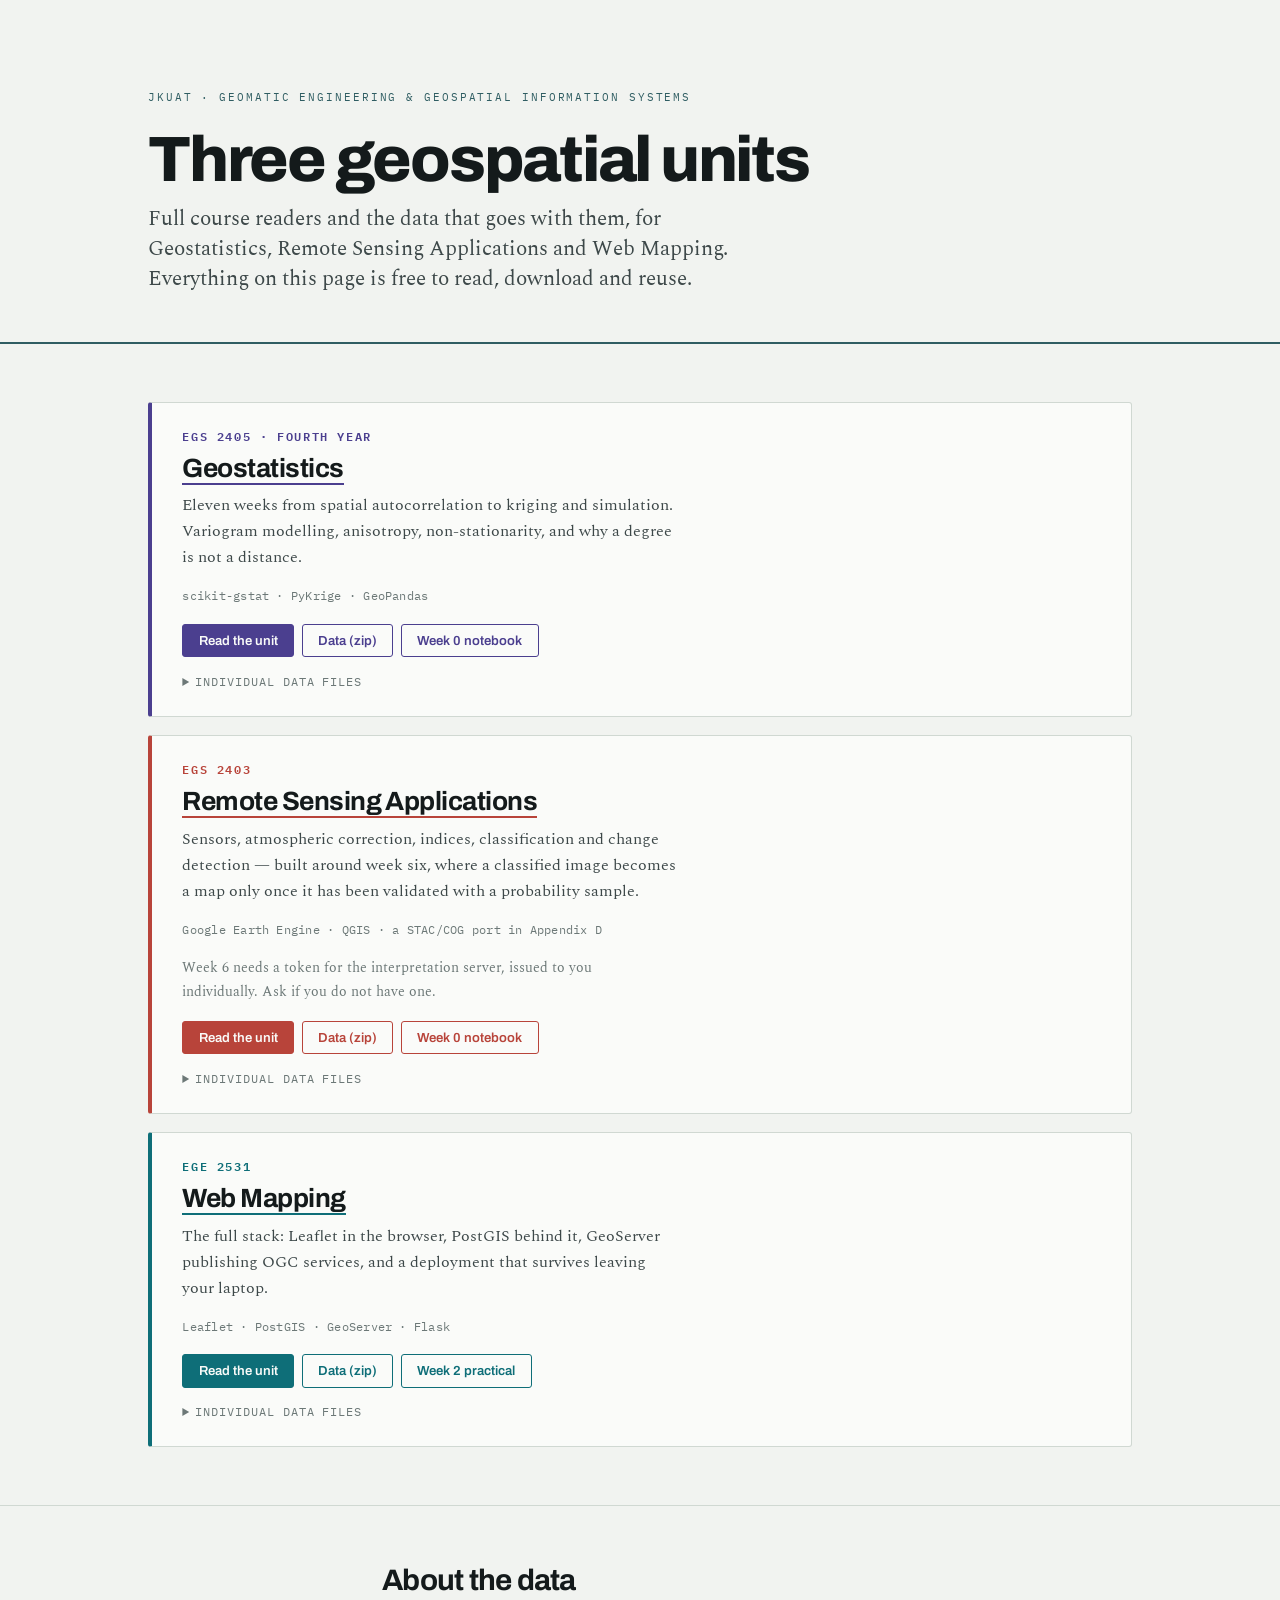
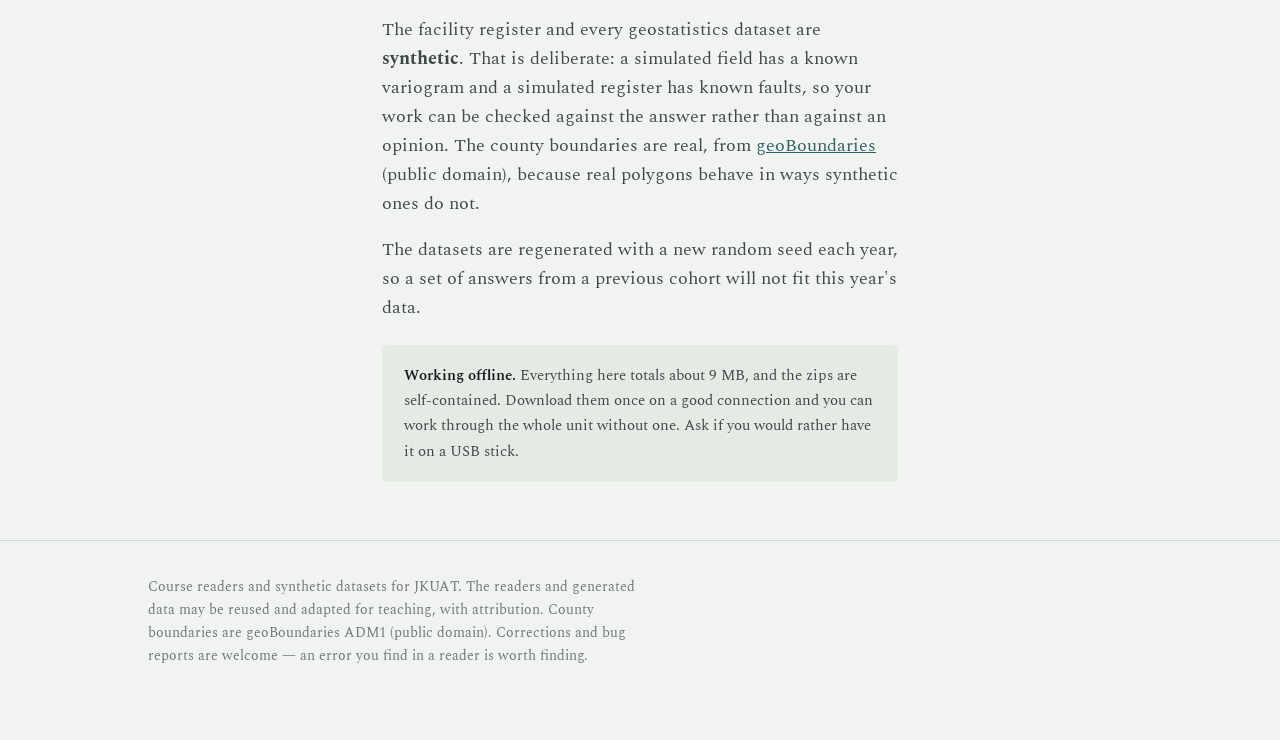
<file: index.html>
<!doctype html>
<html lang="en">
<head>
<meta charset="utf-8">
<meta name="viewport" content="width=device-width,initial-scale=1">
<title>JKUAT Geospatial Units</title>
<meta name="description" content="Course readers and data for EGS 2405 Geostatistics, EGS 2403 Remote Sensing Applications and EGE 2531 Web Mapping.">
<link rel="stylesheet" href="https://fonts.googleapis.com/css2?family=Archivo:wght@500;600;700;800&family=Spectral:ital,wght@0,400;0,500;0,600;1,400;1,600&family=IBM+Plex+Mono:wght@400;500;600&display=swap">
<style>
:root{
  --paper:#F1F3F0; --surface:#FAFBF9; --surface2:#E6EAE5;
  --ink:#141A1B; --ink2:#3D4849; --ink3:#6C7877;
  --rule:#D0D8D2; --rule-soft:#E1E6E1;
  --accent:#2F5D62;
  --geo:#4B3F8F; --geo-wash:#EAE7F5;
  --web:#0E6E78; --web-wash:#E0EFF1;
  --rs:#B8443A;  --rs-wash:#F6E7E4;
  --code-bg:#EEF0EC;
}
@media (prefers-color-scheme:dark){
  :root:not([data-theme="light"]){
    --paper:#0E1213; --surface:#151A1B; --surface2:#1D2425;
    --ink:#E6EBE8; --ink2:#B3BEBB; --ink3:#7C8A87;
    --rule:#293233; --rule-soft:#202829;
    --accent:#7FB3B8;
    --geo:#9C91E2; --geo-wash:#1F1F38;
    --web:#5FB3BE; --web-wash:#12262A;
    --rs:#E8877C;  --rs-wash:#31201E;
    --code-bg:#191F20;
  }
}
:root[data-theme="dark"]{
  --paper:#0E1213; --surface:#151A1B; --surface2:#1D2425;
  --ink:#E6EBE8; --ink2:#B3BEBB; --ink3:#7C8A87;
  --rule:#293233; --rule-soft:#202829;
  --accent:#7FB3B8;
  --geo:#9C91E2; --geo-wash:#1F1F38;
  --web:#5FB3BE; --web-wash:#12262A;
  --rs:#E8877C;  --rs-wash:#31201E;
  --code-bg:#191F20;
}
*{box-sizing:border-box}
body{background:var(--paper);color:var(--ink);margin:0;
  font-family:"Spectral",Georgia,serif;font-size:17.5px;line-height:1.66;-webkit-font-smoothing:antialiased}
h1,h2,h3,.ui{font-family:"Archivo","Helvetica Neue",Arial,sans-serif;text-wrap:balance}
code,kbd,.mono{font-family:"IBM Plex Mono",ui-monospace,Menlo,monospace}
a{color:var(--accent)}
:focus-visible{outline:2px solid var(--accent);outline-offset:3px}
.wrap{max-width:1080px;margin:0 auto;padding:0 clamp(1.1rem,4vw,3rem)}
.col{max-width:68ch}

.mast{padding:clamp(3rem,7vw,5.5rem) 0 clamp(2rem,4vw,3rem);border-bottom:2px solid var(--accent)}
.kicker{font-family:"IBM Plex Mono",monospace;font-size:.7rem;letter-spacing:.17em;
  text-transform:uppercase;color:var(--accent);margin:0 0 1.3rem}
.mast h1{font-size:clamp(2.3rem,6.2vw,4rem);font-weight:800;letter-spacing:-.035em;line-height:1.02;margin:0 0 .7rem}
.mast .sub{font-size:clamp(1.02rem,2.2vw,1.3rem);color:var(--ink2);margin:0;max-width:58ch;line-height:1.45}

section{padding:clamp(2.4rem,5vw,3.6rem) 0}
.band{border-top:1px solid var(--rule)}
h2.sec{font-size:clamp(1.35rem,2.8vw,1.85rem);font-weight:700;letter-spacing:-.025em;margin:0 0 1.1rem;line-height:1.15}
p{margin:0 0 1.05rem}
.lede{color:var(--ink2)}

/* unit cards */
.units{display:grid;gap:1.15rem;margin:0;padding:0;list-style:none}
.unit{background:var(--surface);border:1px solid var(--rule);border-left:4px solid var(--u);
  border-radius:3px;padding:1.5rem clamp(1.1rem,2.5vw,1.9rem)}
.unit .code{font-family:"IBM Plex Mono",monospace;font-size:.72rem;letter-spacing:.14em;
  text-transform:uppercase;color:var(--u);margin:0 0 .5rem;font-weight:600}
.unit h3{font-size:clamp(1.3rem,2.6vw,1.65rem);font-weight:700;letter-spacing:-.02em;margin:0 0 .5rem;line-height:1.15}
.unit h3 a{color:var(--ink);text-decoration:none;border-bottom:2px solid var(--u)}
.unit h3 a:hover{color:var(--u)}
.unit .desc{color:var(--ink2);margin:0 0 1rem;max-width:62ch;font-size:.98rem}
.unit .stack{font-family:"IBM Plex Mono",monospace;font-size:.74rem;color:var(--ink3);
  margin:0 0 1.1rem;letter-spacing:.02em}
.acts{display:flex;flex-wrap:wrap;gap:.5rem}
.btn{font-family:"Archivo",sans-serif;font-size:.82rem;font-weight:600;text-decoration:none;
  padding:.5rem .95rem;border-radius:3px;border:1px solid var(--u);color:var(--u);
  background:transparent;display:inline-block;line-height:1.2}
.btn.solid{background:var(--u);color:var(--surface);border-color:var(--u)}
.btn:hover{background:var(--uw)}
.btn.solid:hover{opacity:.88;background:var(--u)}
.u-geo{--u:var(--geo);--uw:var(--geo-wash)}
.u-rs{--u:var(--rs);--uw:var(--rs-wash)}
.u-web{--u:var(--web);--uw:var(--web-wash)}

/* data listing */
.files{display:grid;grid-template-columns:repeat(auto-fill,minmax(240px,1fr));gap:0 2rem;
  margin:.6rem 0 0;padding:0;list-style:none}
.files li{border-bottom:1px solid var(--rule-soft)}
.files a{display:block;padding:.42rem 0;text-decoration:none;color:var(--ink2);
  font-family:"IBM Plex Mono",monospace;font-size:.79rem}
.files a:hover{color:var(--u,var(--accent))}
details{margin-top:.9rem}
summary{cursor:pointer;font-family:"IBM Plex Mono",monospace;font-size:.75rem;
  letter-spacing:.08em;text-transform:uppercase;color:var(--ink3)}
summary:hover{color:var(--ink2)}

.note{background:var(--surface2);border-radius:3px;padding:1.15rem 1.4rem;margin:1.4rem 0 0;
  font-size:.95rem;color:var(--ink2);max-width:70ch}
.note b{color:var(--ink);font-weight:600}
code{background:var(--code-bg);padding:.12em .38em;border-radius:2px;font-size:.87em}
footer{border-top:1px solid var(--rule);padding:2.2rem 0 3.5rem;color:var(--ink3);font-size:.86rem}
footer p{max-width:70ch}
</style>
</head>
<body>

<header class="mast">
  <div class="wrap">
    <p class="kicker">JKUAT · Geomatic Engineering &amp; Geospatial Information Systems</p>
    <h1>Three geospatial units</h1>
    <p class="sub">Full course readers and the data that goes with them, for
      Geostatistics, Remote Sensing Applications and Web Mapping. Everything on
      this page is free to read, download and reuse.</p>
  </div>
</header>

<section>
  <div class="wrap">
    <ul class="units">

      <li class="unit u-geo">
        <p class="code">EGS 2405 · Fourth year</p>
        <h3><a href="egs2405/">Geostatistics</a></h3>
        <p class="desc">Eleven weeks from spatial autocorrelation to kriging and
          simulation. Variogram modelling, anisotropy, non-stationarity, and why
          a degree is not a distance.</p>
        <p class="stack">scikit-gstat · PyKrige · GeoPandas</p>
        <div class="acts">
          <a class="btn solid" href="egs2405/">Read the unit</a>
          <a class="btn" href="egs2405/egs2405-data.zip">Data (zip)</a>
          <a class="btn" href="https://colab.research.google.com/github/mbanibenson/jkuat-geospatial-teaching/blob/main/egs2405/week0-prerequisites.ipynb" title="Self-study before Week 1; opens in Google Colab">Week 0 notebook</a>
        </div>
        <details>
          <summary>Individual data files</summary>
          <ul class="files">
            <li><a href="egs2405/week0-prerequisites.ipynb" download>week0-prerequisites.ipynb</a> (to run locally)</li>
            <li><a href="egs2405/data/kiambu_soc.csv">kiambu_soc.csv</a></li>
            <li><a href="egs2405/data/samples.csv">samples.csv</a></li>
            <li><a href="egs2405/data/g01_nugget.csv">g01_nugget.csv</a></li>
            <li><a href="egs2405/data/g02_spherical.csv">g02_spherical.csv</a></li>
            <li><a href="egs2405/data/g03_anisotropic.csv">g03_anisotropic.csv</a></li>
            <li><a href="egs2405/data/g04_trend.csv">g04_trend.csv</a></li>
            <li><a href="egs2405/data/g05_nested.csv">g05_nested.csv</a></li>
            <li><a href="egs2405/data/g06_outliers.csv">g06_outliers.csv</a></li>
          </ul>
        </details>
      </li>

      <li class="unit u-rs">
        <p class="code">EGS 2403</p>
        <h3><a href="egs2403/">Remote Sensing Applications</a></h3>
        <p class="desc">Sensors, atmospheric correction, indices, classification
          and change detection — built around week six, where a classified image
          becomes a map only once it has been validated with a probability
          sample.</p>
        <p class="stack">Google Earth Engine · QGIS · a STAC/COG port in Appendix D</p>
        <p class="desc" style="font-size:.9rem;color:var(--ink3)">Week 6 needs a
          token for the interpretation server, issued to you individually. Ask
          if you do not have one.</p>
        <div class="acts">
          <a class="btn solid" href="egs2403/">Read the unit</a>
          <a class="btn" href="egs2403/egs2403-data.zip">Data (zip)</a>
          <a class="btn" href="https://colab.research.google.com/github/mbanibenson/jkuat-geospatial-teaching/blob/main/egs2403/week0-prerequisites.ipynb" title="Self-study before Week 1; opens in Google Colab">Week 0 notebook</a>
        </div>
        <details>
          <summary>Individual data files</summary>
          <ul class="files">
            <li><a href="egs2403/week0-prerequisites.ipynb" download>week0-prerequisites.ipynb</a> (to run locally)</li>
            <li><a href="egs2403/data/landcover_map_2025.tif">landcover_map_2025.tif</a></li>
            <li><a href="egs2403/data/class_legend.csv">class_legend.csv</a></li>
            <li><a href="egs2403/data/study_area.geojson">study_area.geojson</a></li>
            <li><a href="egs2403/interpret.py">interpret.py</a></li>
          </ul>
        </details>
      </li>

      <li class="unit u-web">
        <p class="code">EGE 2531</p>
        <h3><a href="ege2531/">Web Mapping</a></h3>
        <p class="desc">The full stack: Leaflet in the browser, PostGIS behind
          it, GeoServer publishing OGC services, and a deployment that survives
          leaving your laptop.</p>
        <p class="stack">Leaflet · PostGIS · GeoServer · Flask</p>
        <div class="acts">
          <a class="btn solid" href="ege2531/">Read the unit</a>
          <a class="btn" href="ege2531/ege2531-data.zip">Data (zip)</a>
          <a class="btn" href="ege2531/week2/" title="HTML, CSS and JavaScript by building a map page">Week 2 practical</a>
        </div>
        <details>
          <summary>Individual data files</summary>
          <ul class="files">
            <li><a href="ege2531/data/facilities.geojson">facilities.geojson</a></li>
            <li><a href="ege2531/data/facilities_register_dirty.csv">facilities_register_dirty.csv</a></li>
            <li><a href="ege2531/data/kenya_counties_simplified.geojson">kenya_counties_simplified.geojson</a></li>
            <li><a href="ege2531/data/kenya_counties.geojson">kenya_counties.geojson (7.8 MB)</a></li>
          </ul>
        </details>
      </li>

    </ul>
  </div>
</section>

<section class="band">
  <div class="wrap col">
    <h2 class="sec">About the data</h2>
    <p class="lede">The facility register and every geostatistics dataset are
      <b>synthetic</b>. That is deliberate: a simulated field has a known
      variogram and a simulated register has known faults, so your work can be
      checked against the answer rather than against an opinion. The county
      boundaries are real, from
      <a href="https://www.geoboundaries.org/">geoBoundaries</a> (public domain),
      because real polygons behave in ways synthetic ones do not.</p>
    <p class="lede">The datasets are regenerated with a new random seed each
      year, so a set of answers from a previous cohort will not fit this year's
      data.</p>
    <div class="note">
      <b>Working offline.</b> Everything here totals about 9 MB, and the zips
      are self-contained. Download them once on a good connection and you can
      work through the whole unit without one. Ask if you would rather have it
      on a USB stick.
    </div>
  </div>
</section>

<footer>
  <div class="wrap">
    <p>Course readers and synthetic datasets for JKUAT. The readers and
      generated data may be reused and adapted for teaching, with attribution.
      County boundaries are geoBoundaries ADM1 (public domain). Corrections and
      bug reports are welcome — an error you find in a reader is worth finding.</p>
  </div>
</footer>

</body>
</html>
</file>
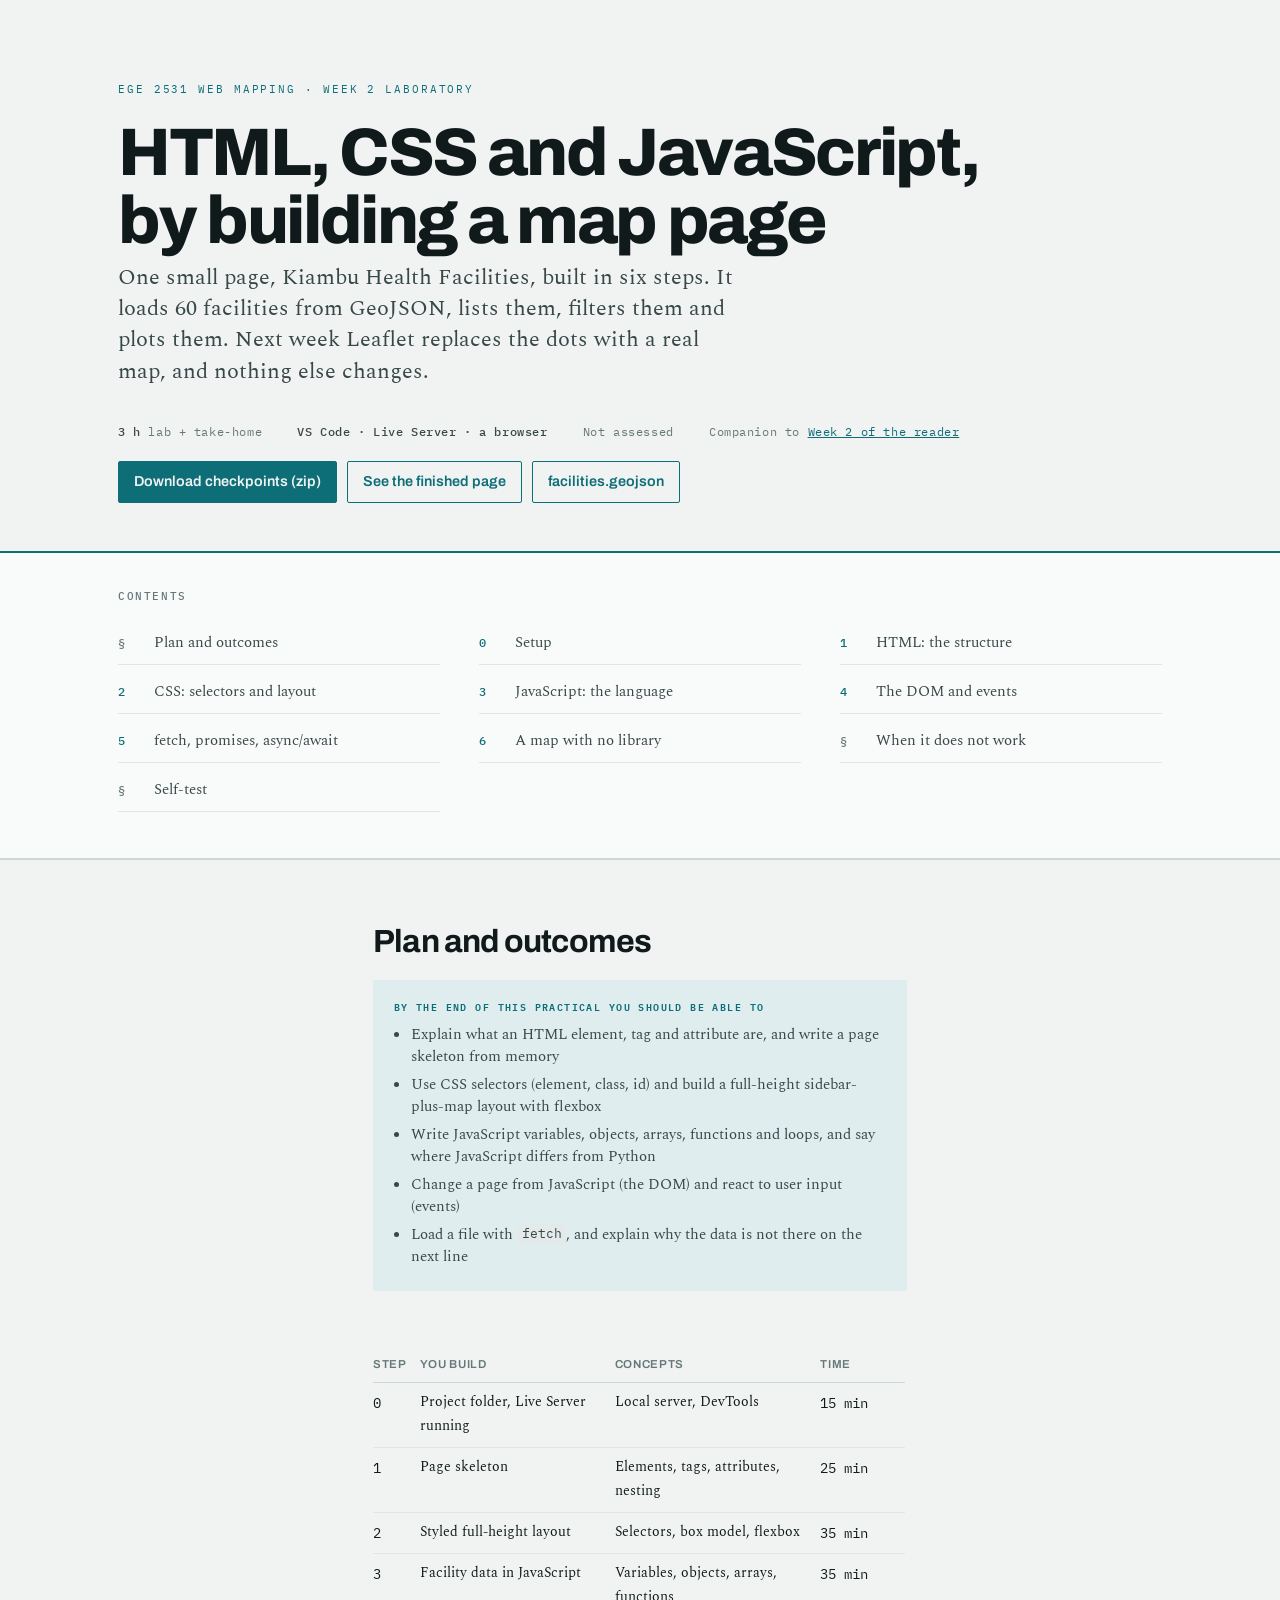
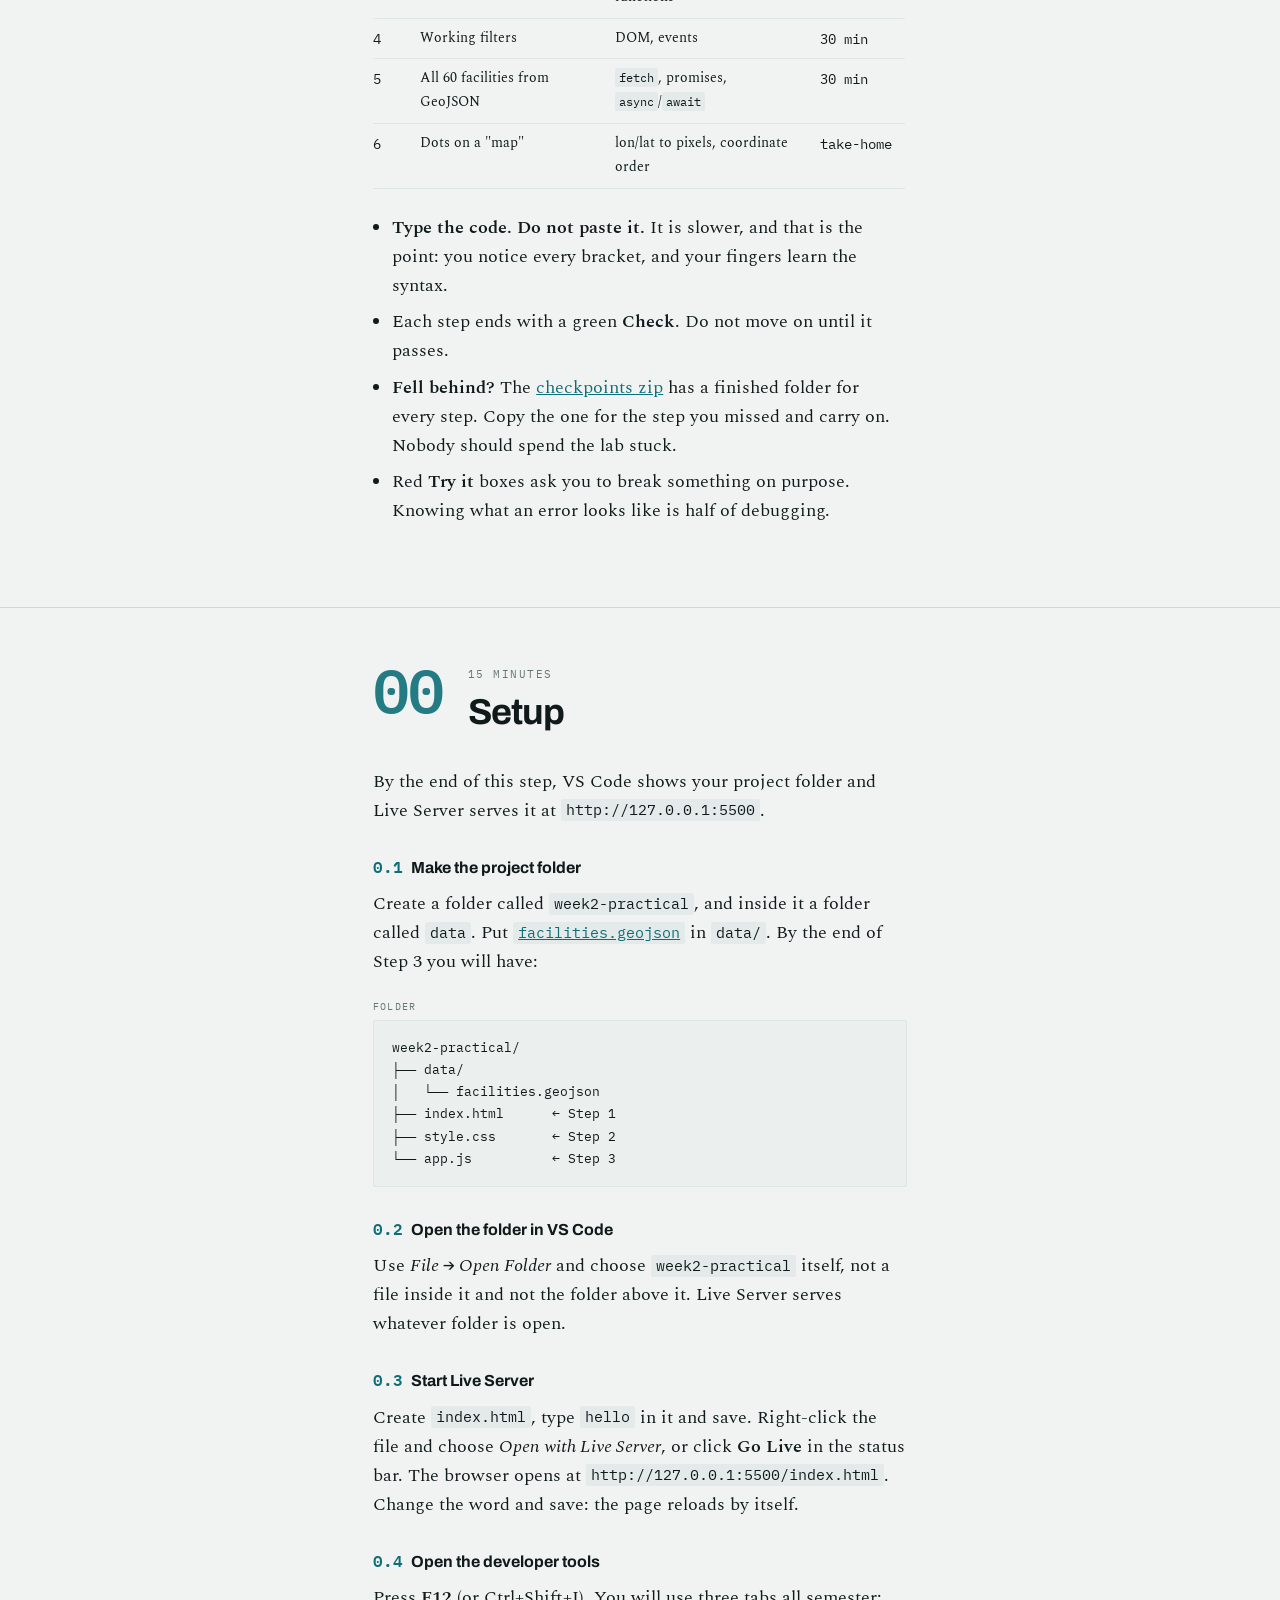
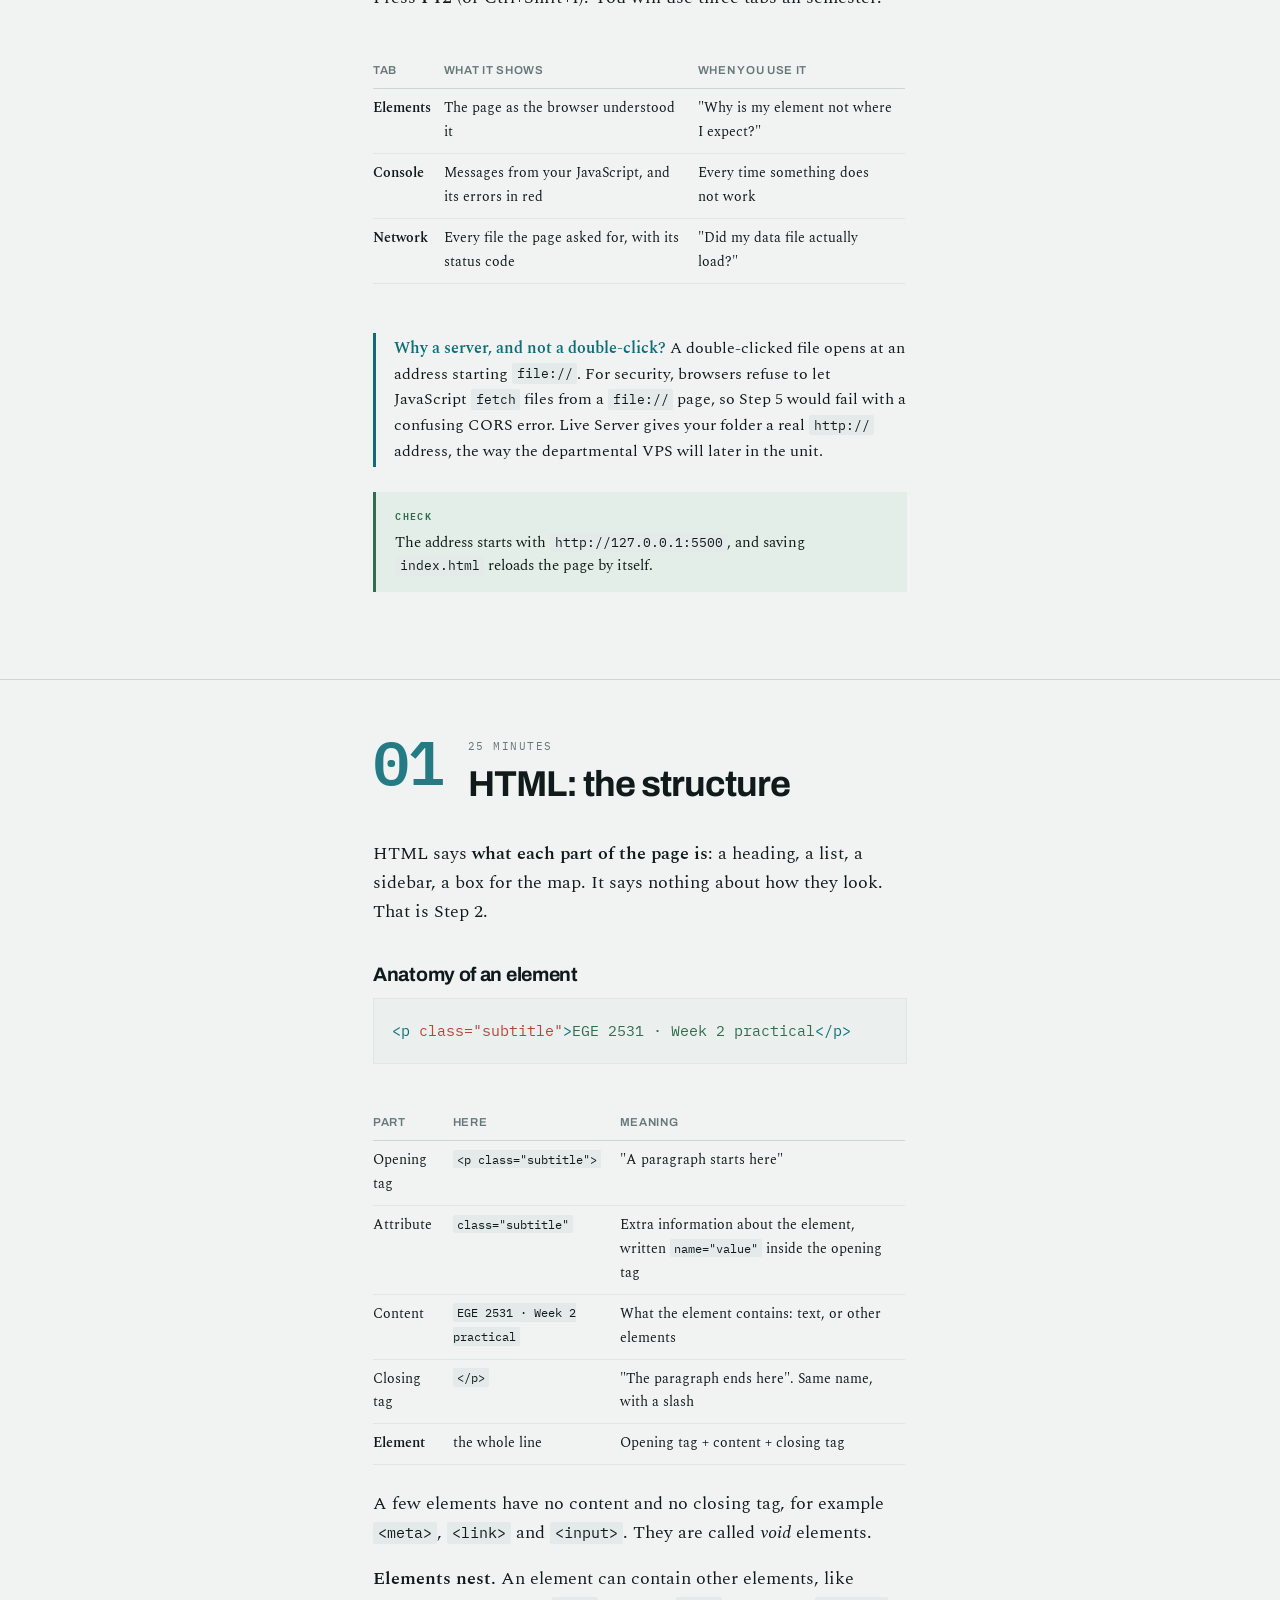
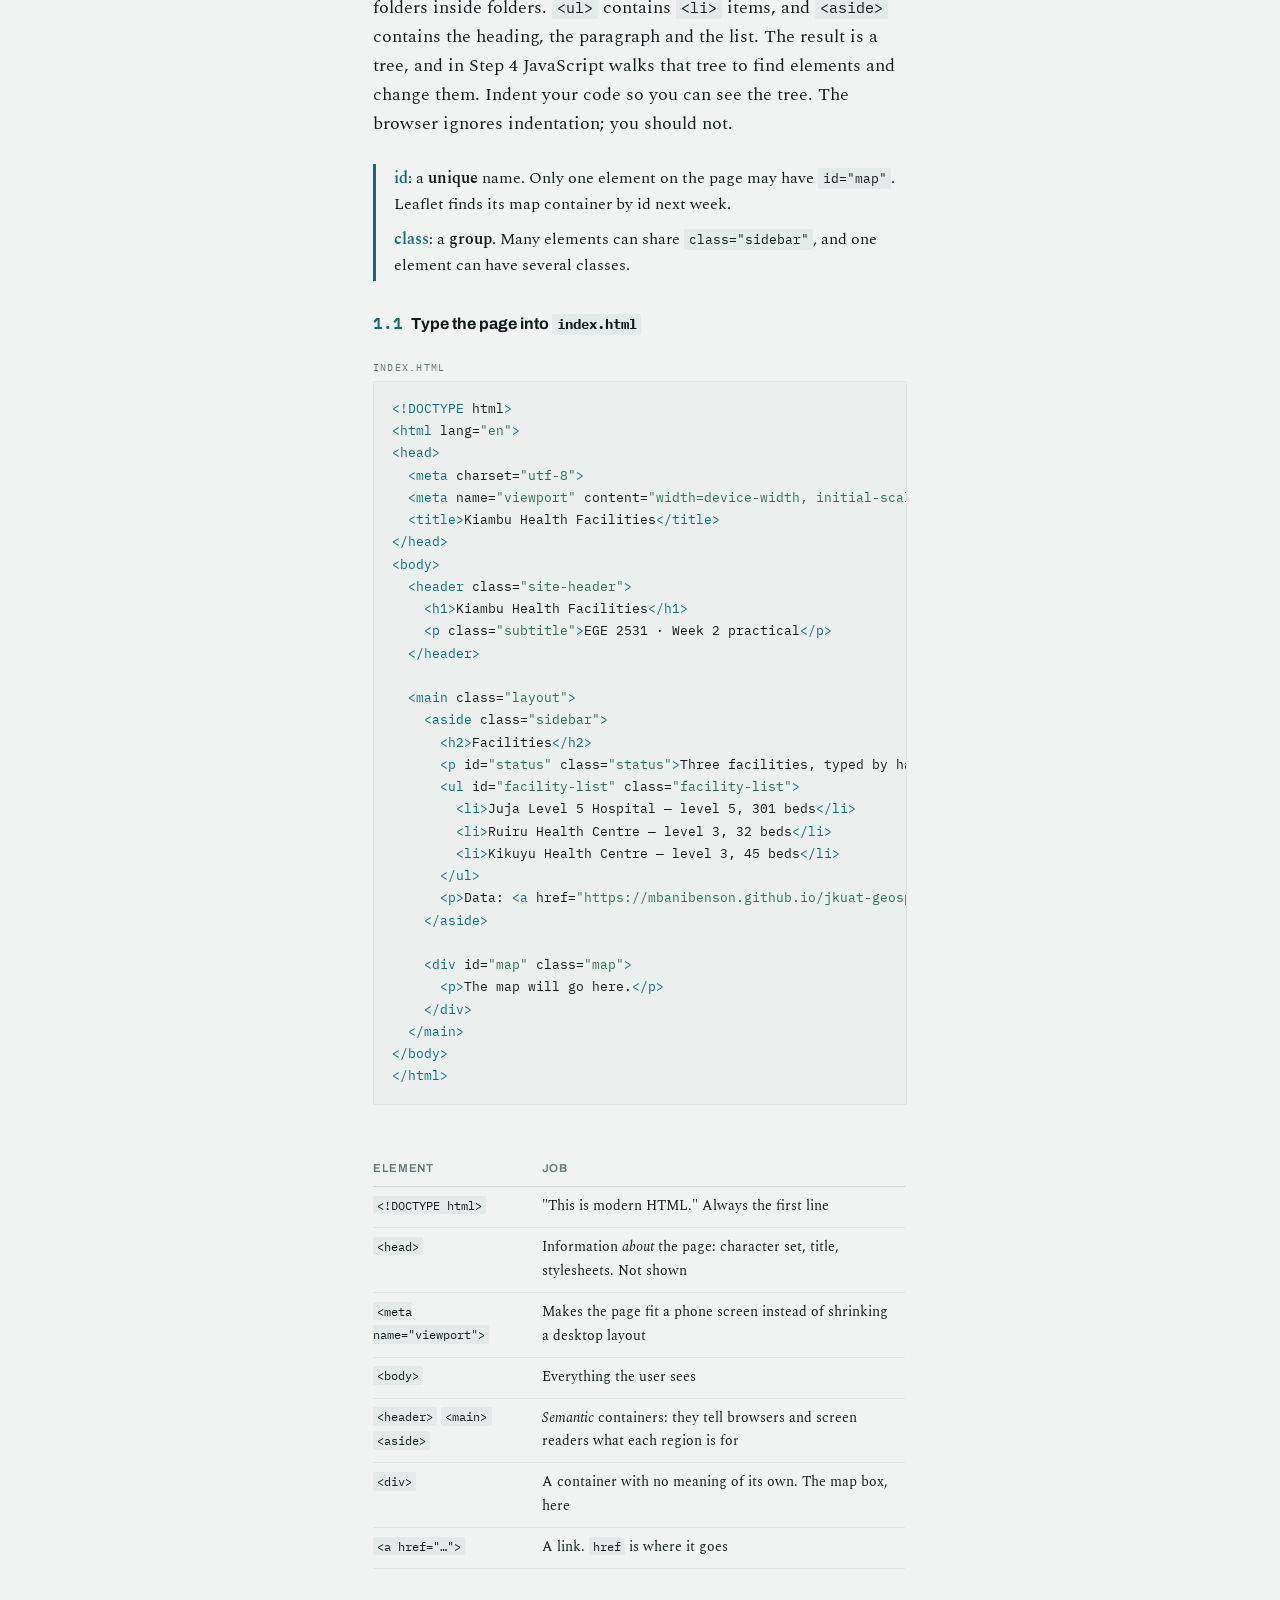
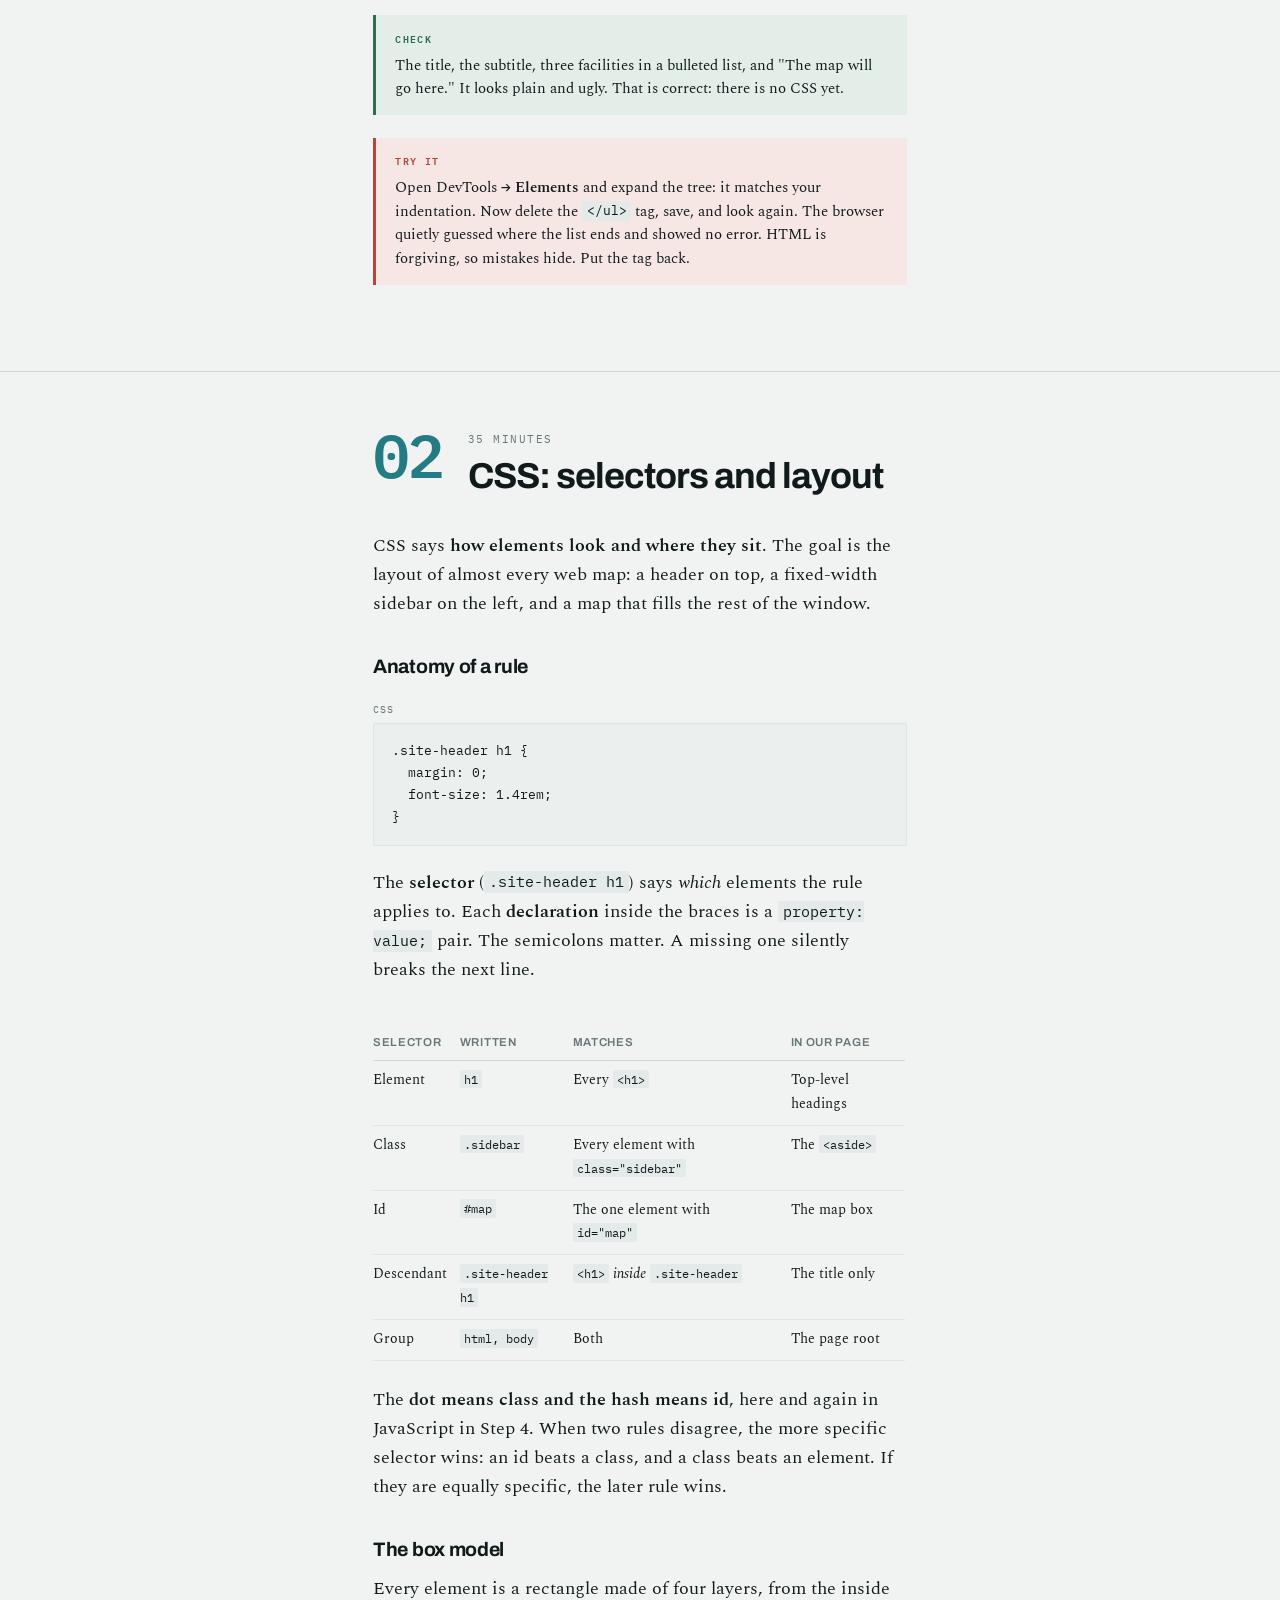
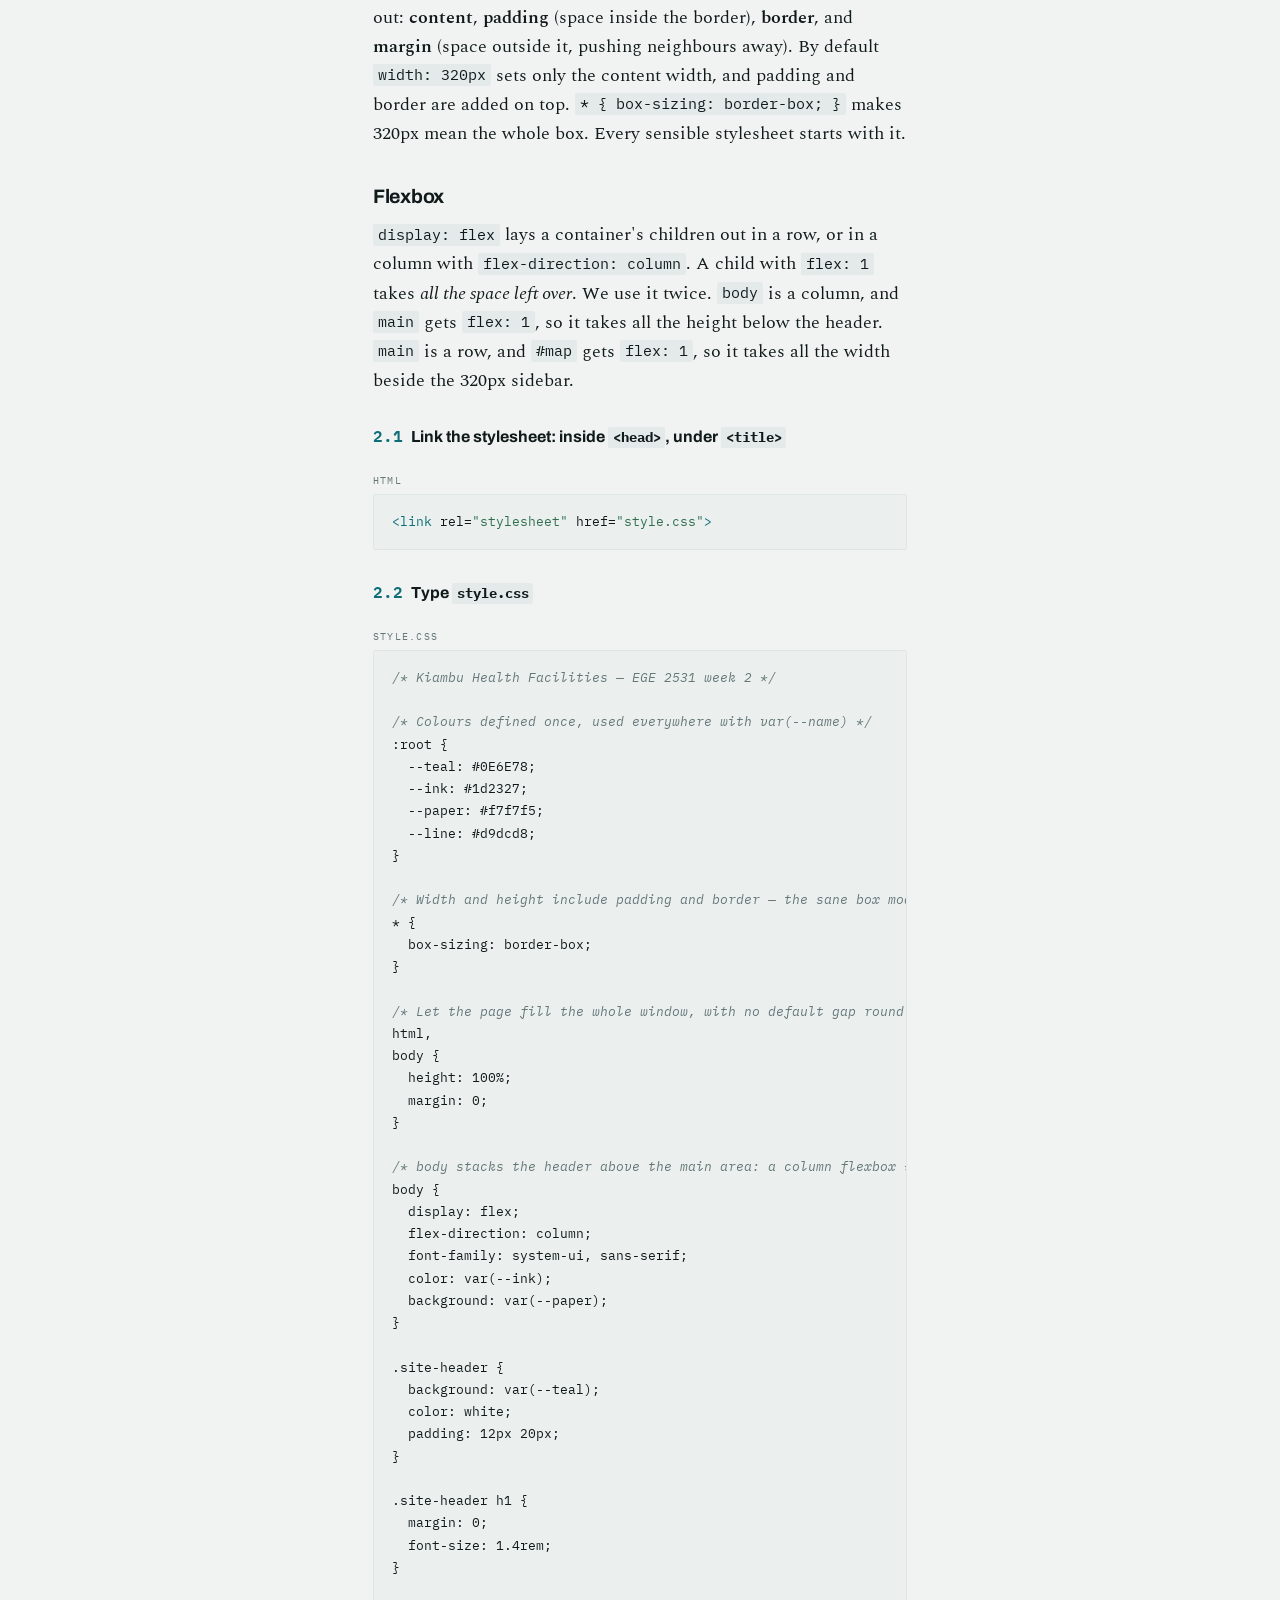
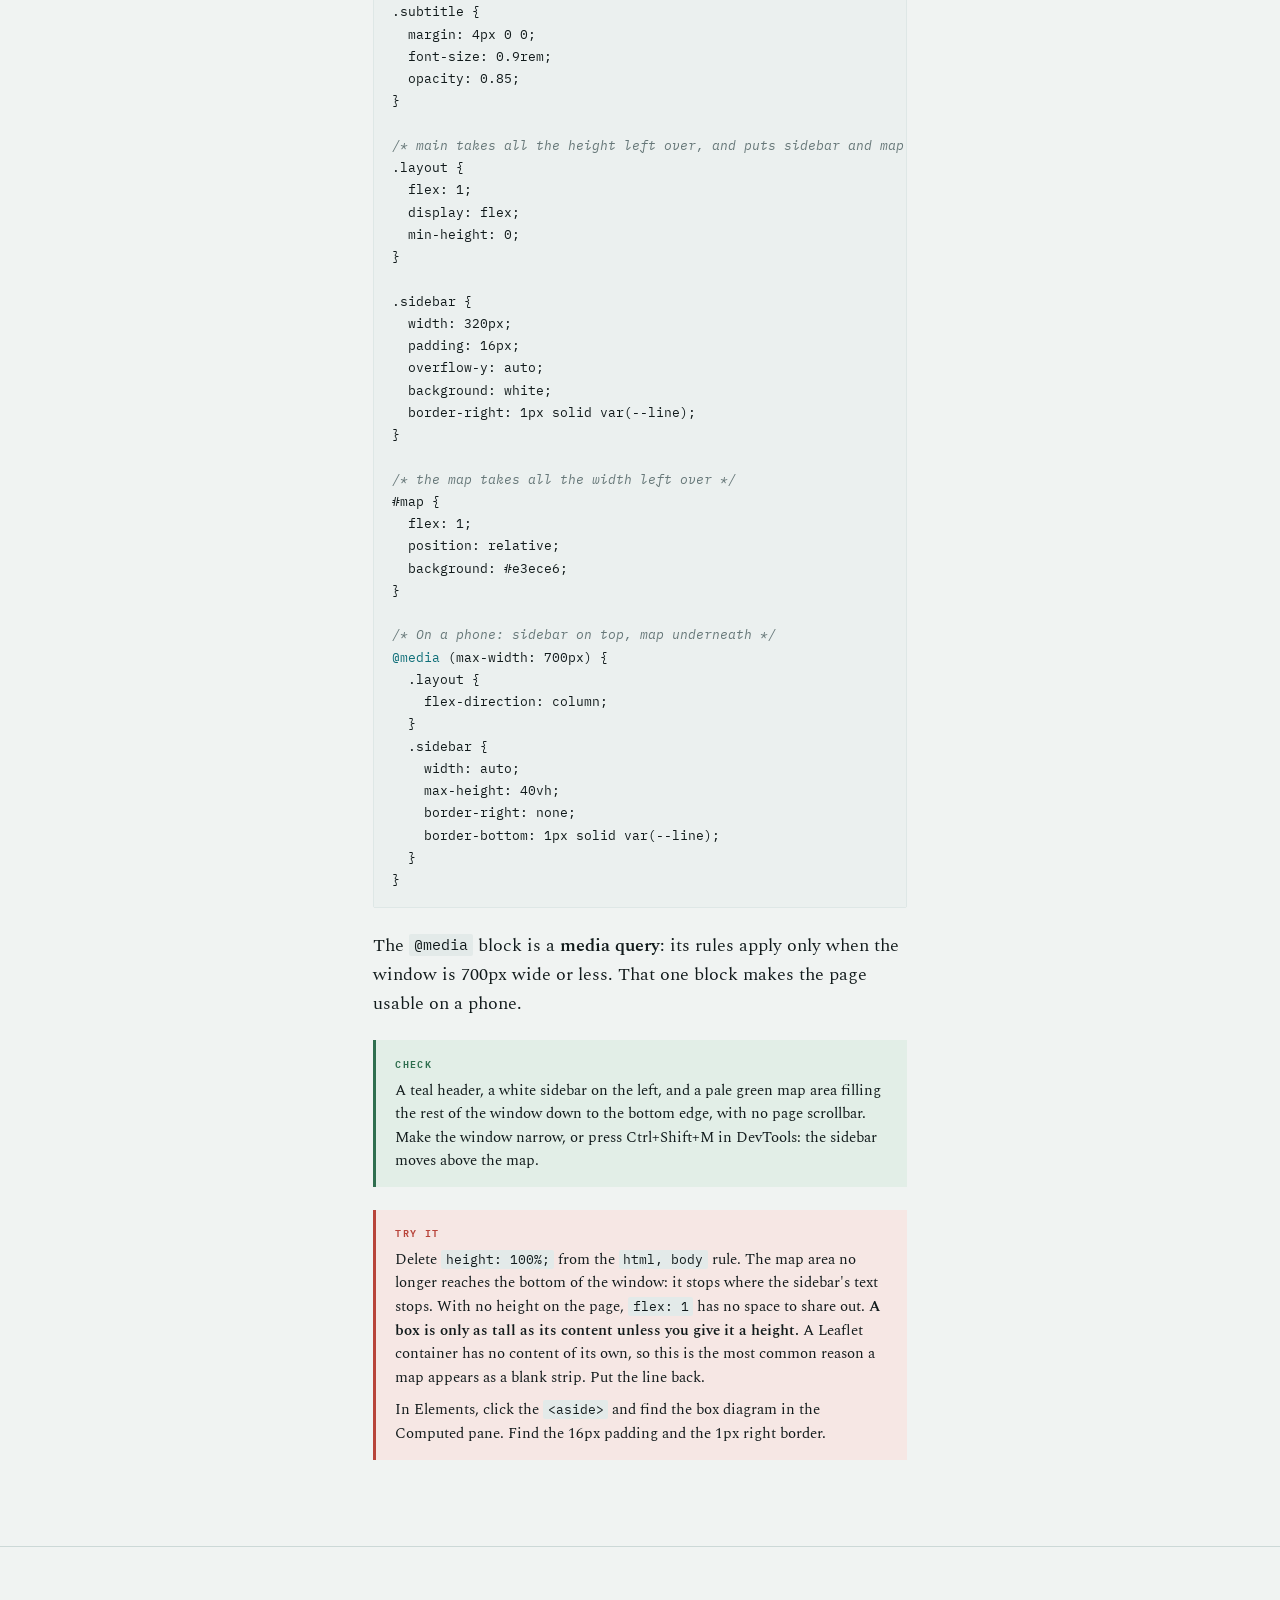
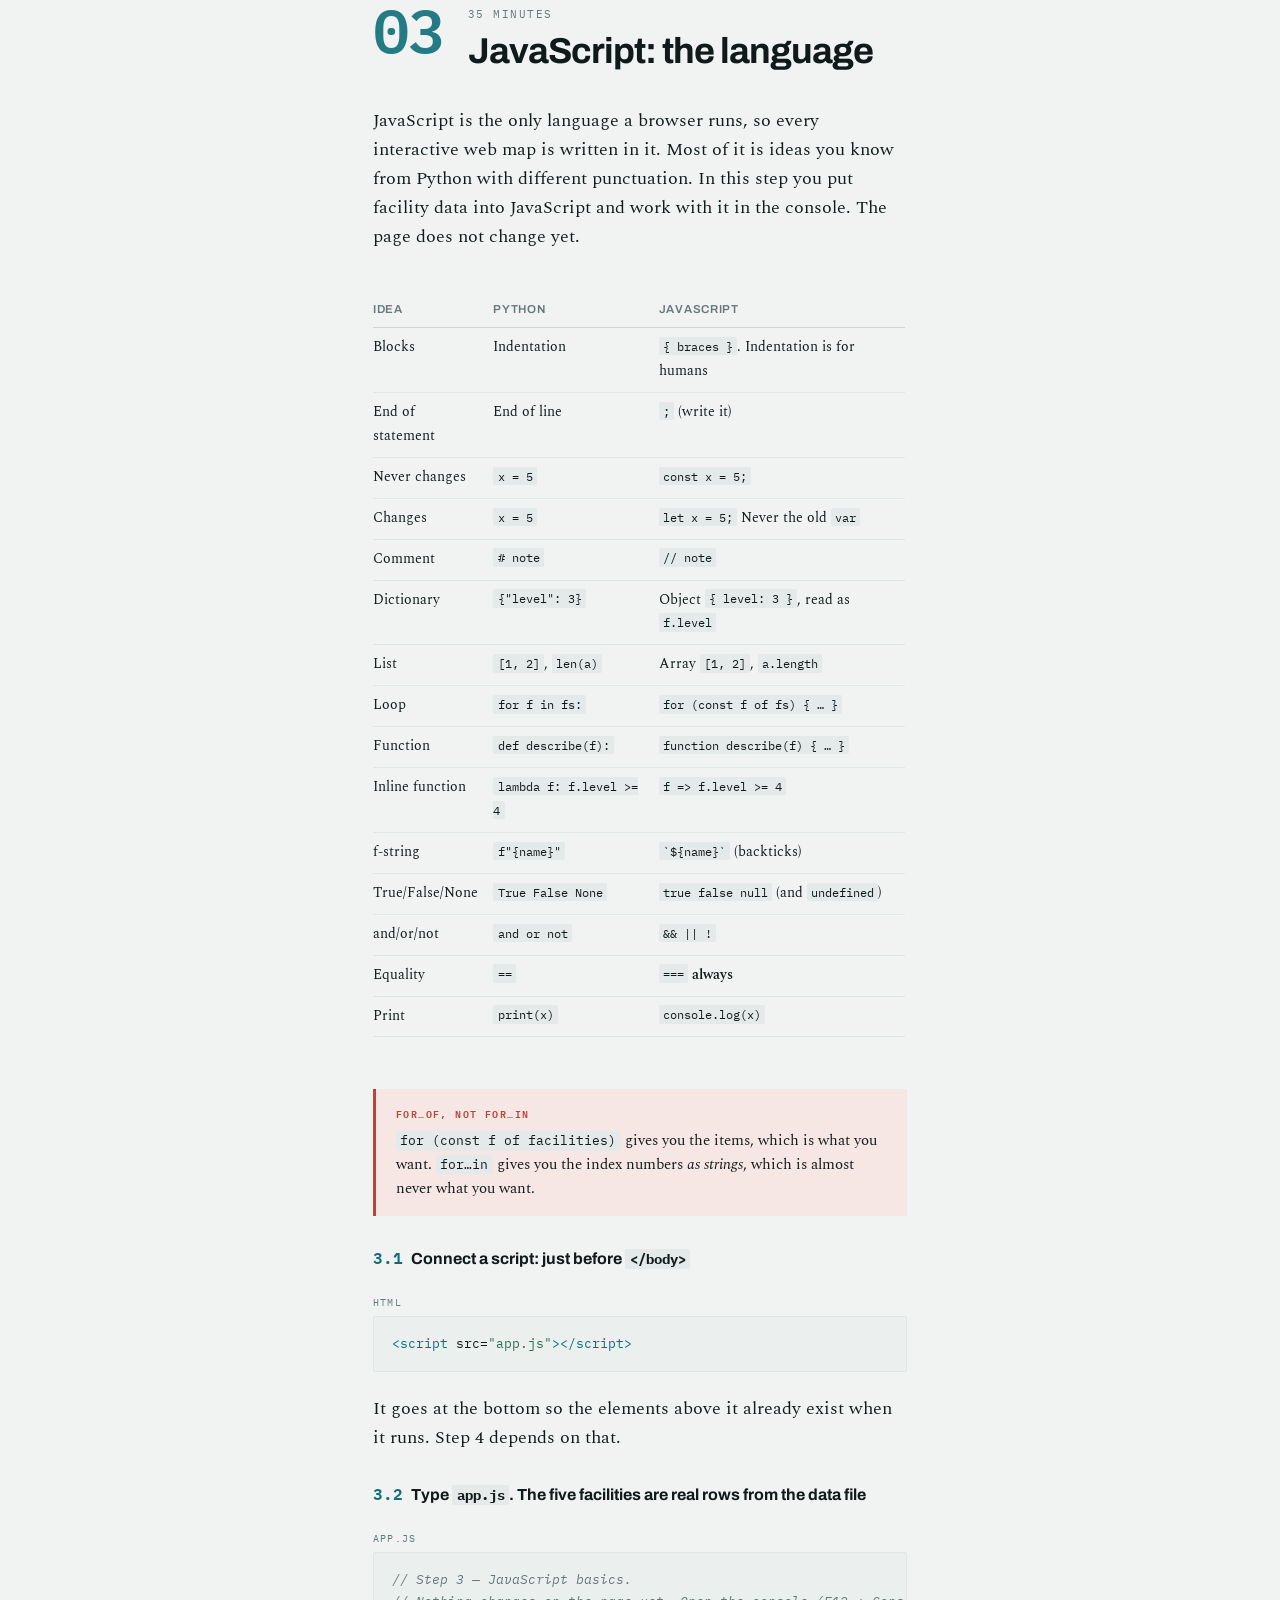
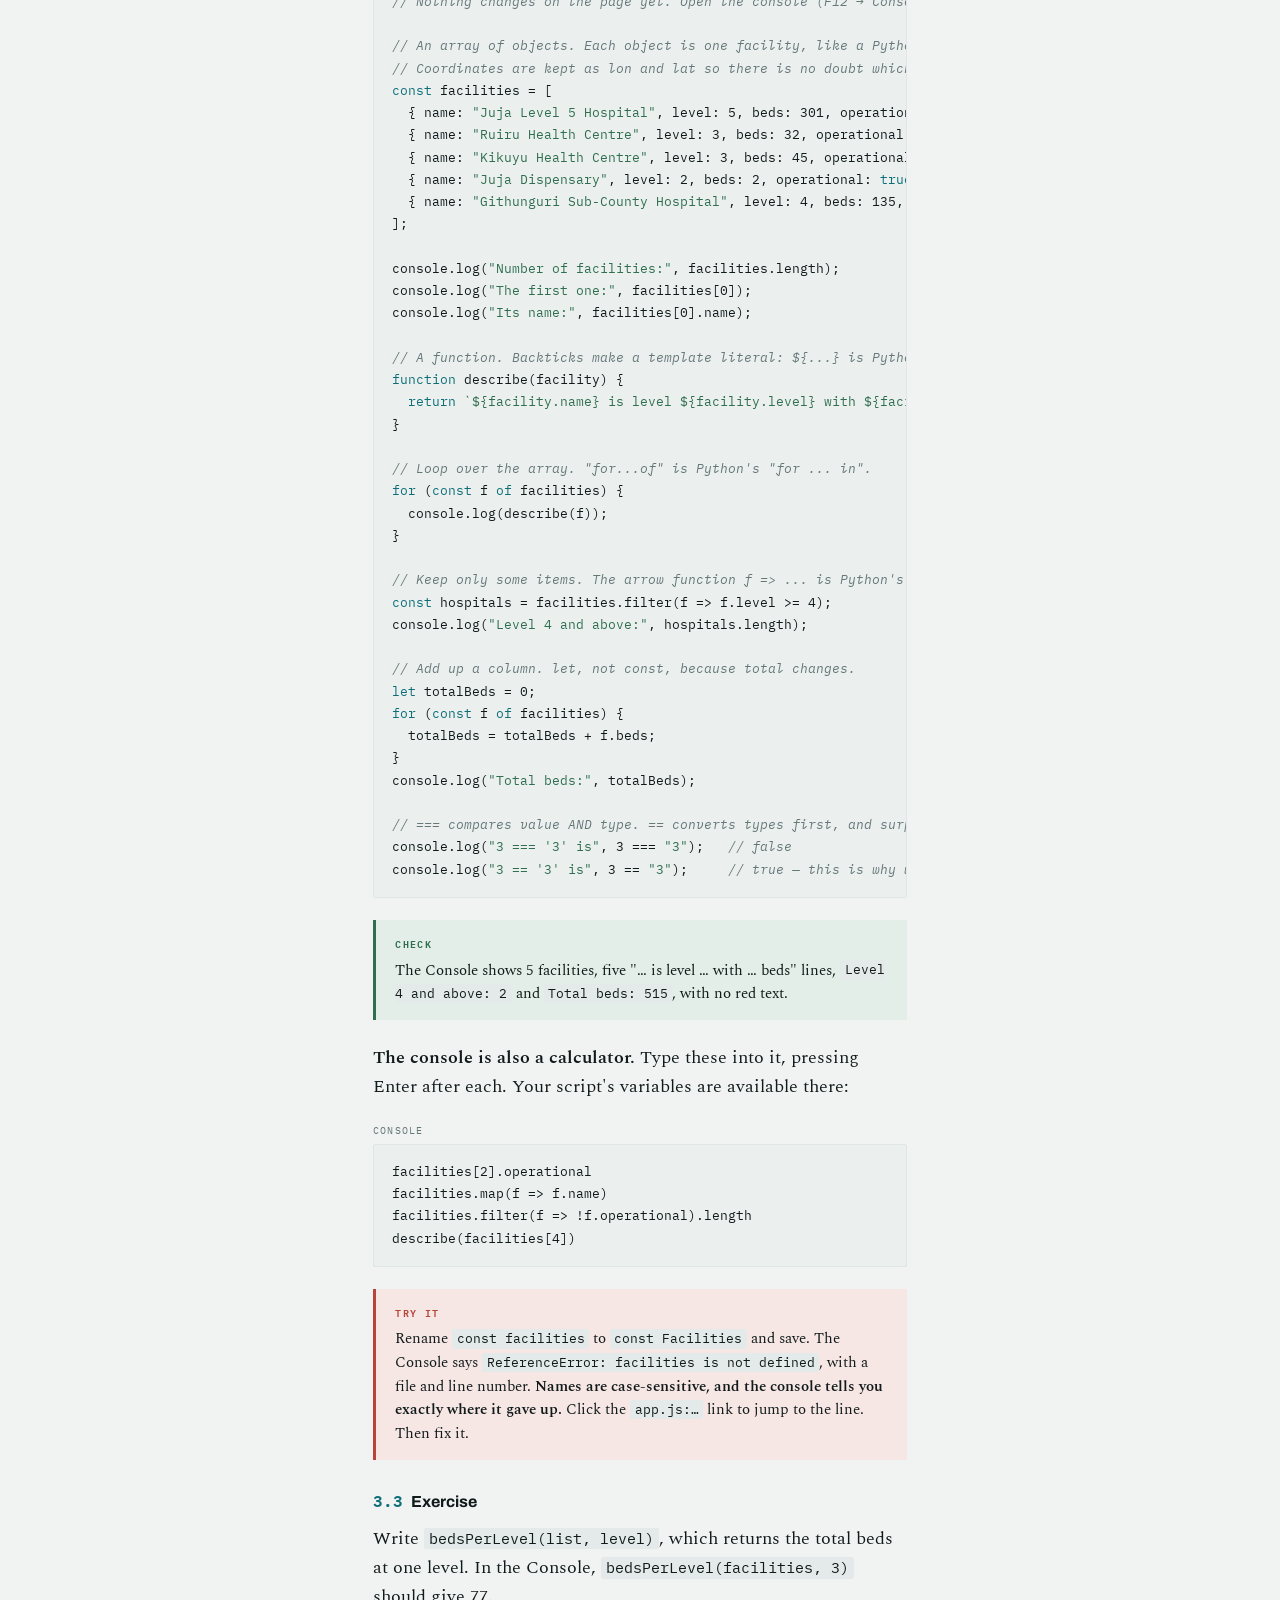
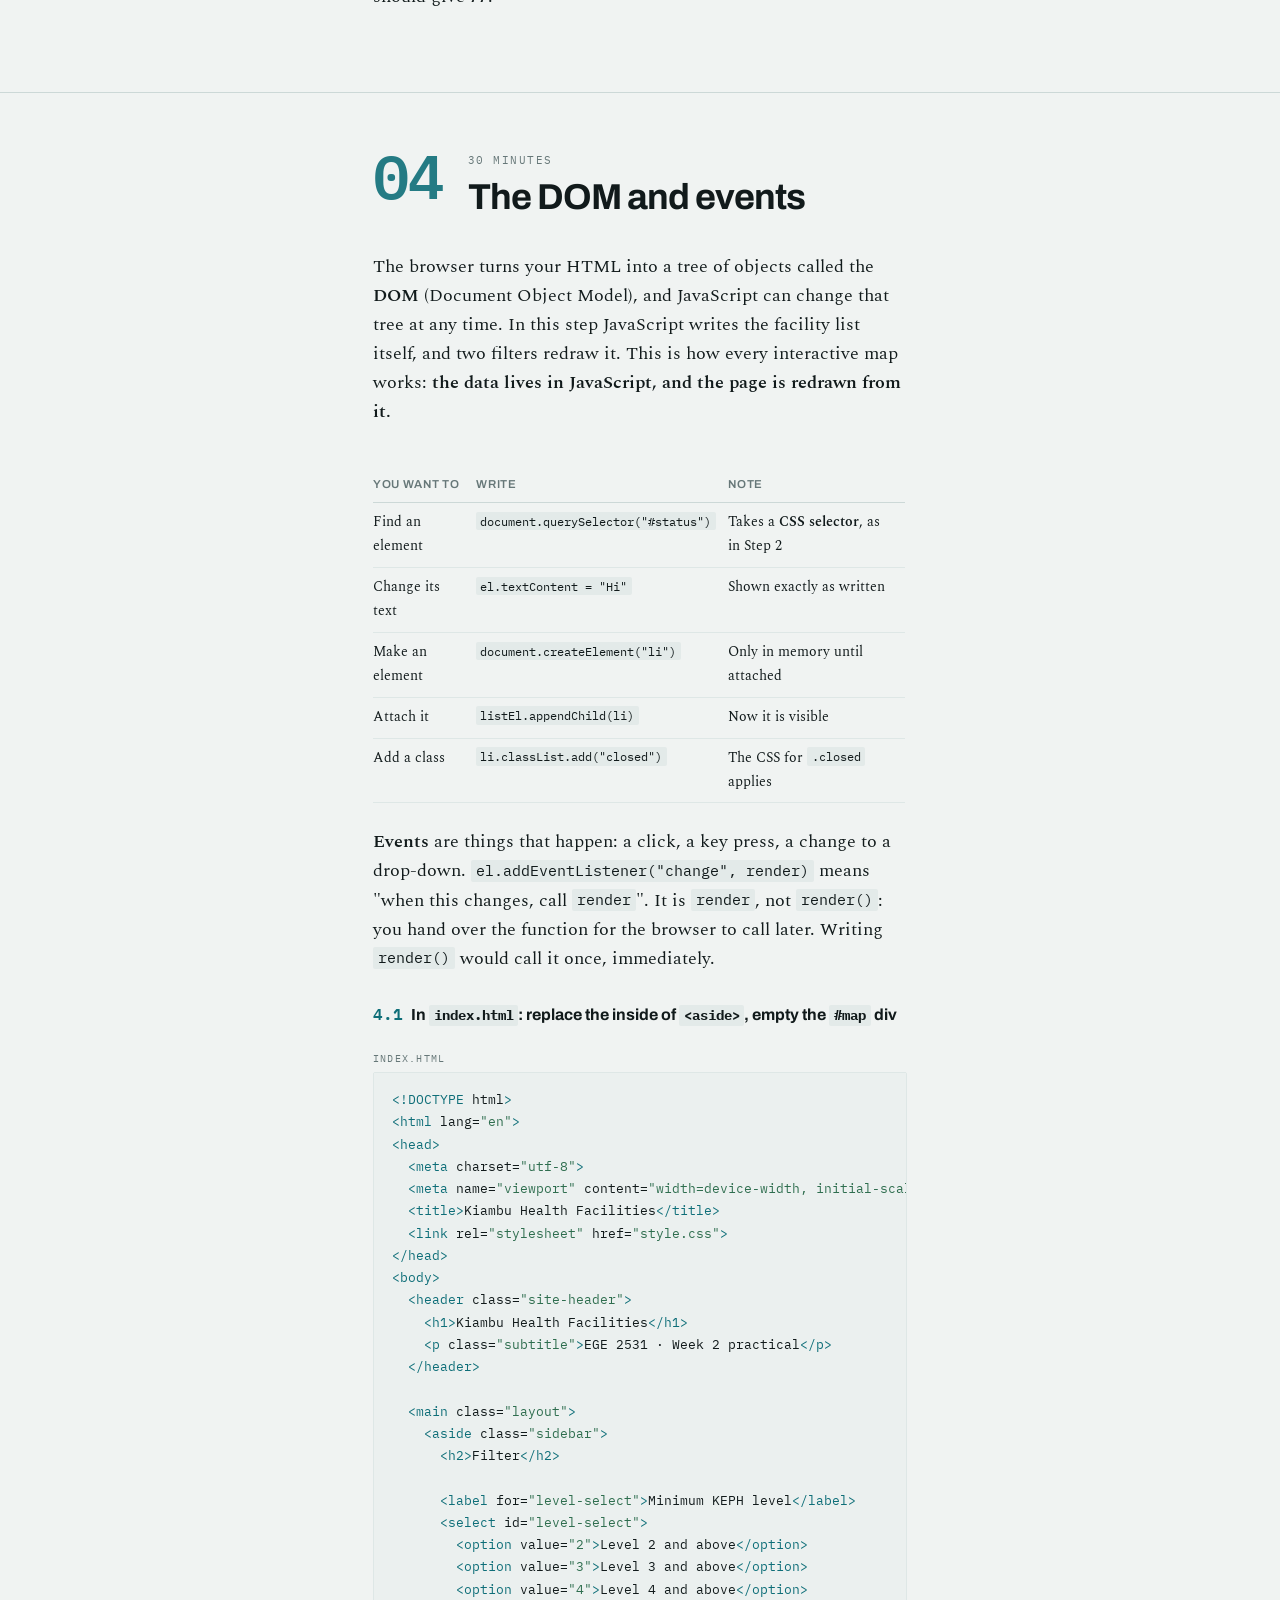
<file: ege2531/week2/index.html>
<!doctype html>
<html lang="en">
<head>
<meta charset="utf-8">
<meta name="viewport" content="width=device-width,initial-scale=1">
<title>EGE 2531 Week 2 Practical</title>
<meta name="description" content="HTML, CSS and JavaScript by building one small map page: Kiambu health facilities.">
<link rel="stylesheet" href="https://fonts.googleapis.com/css2?family=Archivo:wght@500;600;700;800&family=Spectral:ital,wght@0,400;0,500;0,600;1,400;1,600&family=IBM+Plex+Mono:wght@400;500;600&display=swap">
<style>
:root{
  --paper:#F0F3F2; --surface:#F9FBFA; --surface2:#E3EAE9;
  --ink:#111A1B; --ink2:#384748; --ink3:#667778;
  --rule:#CCD8D7; --rule-soft:#DEE7E6;
  --acc:#0E6E78; --acc2:#0F8792; --wash:#DFEDEE;
  --warn:#B8443A; --warn-wash:#F6E7E4;
  --ok:#2F6E4F; --ok-wash:#E2EEE7;
  --code-bg:#EBF0EF;
}
@media (prefers-color-scheme:dark){
  :root:not([data-theme="light"]){
    --paper:#0C1213; --surface:#131A1B; --surface2:#1B2425;
    --ink:#E4EBEA; --ink2:#AFBDBC; --ink3:#788888;
    --rule:#263233; --rule-soft:#1E2829;
    --acc:#42B4BE; --acc2:#5FC7D0; --wash:#0F2D30;
    --warn:#E8877C; --warn-wash:#31201E;
    --ok:#7FC49F; --ok-wash:#14261C;
    --code-bg:#171F20;
  }
}
:root[data-theme="dark"]{
  --paper:#0C1213; --surface:#131A1B; --surface2:#1B2425;
  --ink:#E4EBEA; --ink2:#AFBDBC; --ink3:#788888;
  --rule:#263233; --rule-soft:#1E2829;
  --acc:#42B4BE; --acc2:#5FC7D0; --wash:#0F2D30;
  --warn:#E8877C; --warn-wash:#31201E;
  --ok:#7FC49F; --ok-wash:#14261C;
  --code-bg:#171F20;
}
*{box-sizing:border-box}
body{background:var(--paper);color:var(--ink);margin:0;
  font-family:"Spectral",Georgia,serif;font-size:17.5px;line-height:1.66;-webkit-font-smoothing:antialiased}
h1,h2,h3,h4,h5,h6,.ui{font-family:"Archivo","Helvetica Neue",Arial,sans-serif;text-wrap:balance}
code,kbd,.mono{font-family:"IBM Plex Mono",ui-monospace,Menlo,monospace}
a{color:var(--acc)}
:focus-visible{outline:2px solid var(--acc);outline-offset:3px}
@media (prefers-reduced-motion:reduce){*{animation:none!important;transition:none!important}}
.wrap{max-width:1140px;margin:0 auto;padding:0 clamp(1.1rem,4vw,3rem)}
.col{max-width:70ch}

.mast{padding:clamp(3rem,7vw,5rem) 0 clamp(2rem,4vw,3rem);border-bottom:2px solid var(--acc)}
.kicker{font-family:"IBM Plex Mono",monospace;font-size:.7rem;letter-spacing:.17em;
  text-transform:uppercase;color:var(--acc);margin:0 0 1.3rem}
.mast h1{font-size:clamp(2.4rem,6.5vw,4.2rem);font-weight:800;letter-spacing:-.035em;line-height:1;margin:0 0 .5rem}
.mast .sub{font-size:clamp(1.05rem,2.2vw,1.35rem);color:var(--ink2);margin:0 0 2.2rem;max-width:56ch;line-height:1.45}
.mast-meta{display:flex;flex-wrap:wrap;gap:.45rem 2.2rem;font-family:"IBM Plex Mono",monospace;
  font-size:.73rem;letter-spacing:.05em;color:var(--ink3)}
.mast-meta b{color:var(--ink2);font-weight:500}

.toc{background:var(--surface);border-bottom:1px solid var(--rule);padding:2.2rem 0 2.4rem}
.toc h2{font-family:"IBM Plex Mono",monospace;font-size:.66rem;letter-spacing:.15em;text-transform:uppercase;
  color:var(--ink3);margin:0 0 1.1rem;font-weight:500}
.toc ol{list-style:none;margin:0;padding:0;
  display:grid;grid-template-columns:repeat(auto-fill,minmax(275px,1fr));gap:0 2.4rem}
.toc li{border-bottom:1px solid var(--rule-soft)}
.toc a{display:flex;gap:.85rem;align-items:baseline;padding:.5rem 0;text-decoration:none;color:var(--ink2);font-size:.94rem}
.toc a:hover{color:var(--acc)}
.toc a .n{font-family:"IBM Plex Mono",monospace;font-size:.75rem;color:var(--acc);min-width:1.9em;font-weight:500}
.toc .front a .n{color:var(--ink3)}

section{padding:clamp(2.6rem,5vw,4rem) 0}
.band{border-top:1px solid var(--rule)}
h2.sec{font-size:clamp(1.5rem,3vw,2rem);font-weight:700;letter-spacing:-.025em;margin:0 0 1.2rem;line-height:1.15}

.ch{border-top:1px solid var(--rule);padding-top:clamp(2.4rem,5vw,3.6rem)}
.ch-head{display:grid;grid-template-columns:auto 1fr;gap:0 1.6rem;align-items:start;margin-bottom:1.8rem}
.ch-n{font-family:"IBM Plex Mono",monospace;font-size:clamp(2.4rem,6vw,3.8rem);font-weight:600;
  color:var(--acc);line-height:.82;letter-spacing:-.04em;opacity:.9}
.ch-t h2{font-size:clamp(1.55rem,3.4vw,2.25rem);font-weight:700;letter-spacing:-.028em;margin:0 0 .35rem;line-height:1.12}
.ch-t .wkl{font-family:"IBM Plex Mono",monospace;font-size:.68rem;letter-spacing:.14em;
  text-transform:uppercase;color:var(--ink3);margin:0 0 .55rem}
p{margin:0 0 1.05rem}
h3{font-size:1.22rem;font-weight:700;letter-spacing:-.015em;margin:2.3rem 0 .7rem;line-height:1.25}
h4{font-size:1.02rem;font-weight:600;margin:1.6rem 0 .45rem}
ul,ol.body{margin:0 0 1.1rem;padding-left:1.2rem}
li{margin-bottom:.45rem}
strong{font-weight:600}

.lo{background:var(--wash);padding:1.1rem 1.3rem;margin:0 0 2rem;max-width:70ch}
.lo h5{font-family:"IBM Plex Mono",monospace;font-size:.63rem;letter-spacing:.14em;text-transform:uppercase;
  color:var(--acc);margin:0 0 .6rem;font-weight:600}
.lo ul{margin:0;padding-left:1.1rem;font-size:.94rem;line-height:1.5}
.lo li{margin-bottom:.3rem;color:var(--ink2)}

.defn{border-left:3px solid var(--acc);padding:.15rem 0 .15rem 1.15rem;margin:1.6rem 0;max-width:70ch}
.defn p{margin:0;font-size:.97rem}
.defn p + p{margin-top:.6rem}
.defn b.term{font-weight:600;color:var(--acc)}

.eq{margin:1.5rem 0;padding:1rem 1.2rem;background:var(--surface);border:1px solid var(--rule-soft);
  max-width:70ch;overflow-x:auto}
.eq .f{font-family:"Spectral",Georgia,serif;font-size:1.08rem;text-align:center;display:block;line-height:2}
.eq .whr{font-size:.87rem;color:var(--ink3);margin:.7rem 0 0;text-align:left;line-height:1.5}
var,.v{font-style:italic;font-family:"Spectral",Georgia,serif}
sub,sup{line-height:0}
.frac{display:inline-block;vertical-align:-.55em;text-align:center;font-size:.86em;margin:0 .18em}
.frac .t{display:block;padding:0 .3em;border-bottom:1px solid currentColor;line-height:1.35}
.frac .b{display:block;padding:0 .3em;line-height:1.35}

pre{background:var(--code-bg);border:1px solid var(--rule-soft);padding:1rem 1.15rem;margin:1.4rem 0;
  overflow-x:auto;max-width:76ch;font-size:.82rem;line-height:1.62;border-radius:2px}
pre code{font-family:"IBM Plex Mono",monospace;color:var(--ink)}
.cm{color:var(--ink3);font-style:italic}
.kw{color:var(--acc)}
.st{color:var(--ok)}
.fn{color:var(--warn)}
p code,li code,td code{font-family:"IBM Plex Mono",monospace;font-size:.85em;
  background:var(--surface2);padding:.1em .34em;border-radius:2px}
.lang{font-family:"IBM Plex Mono",monospace;font-size:.6rem;letter-spacing:.13em;text-transform:uppercase;
  color:var(--ink3);margin:1.4rem 0 -1.1rem;display:block}

.worked{background:var(--surface);border:1px solid var(--rule);padding:1.35rem 1.5rem;margin:1.8rem 0;max-width:76ch}
.worked > h5{font-family:"IBM Plex Mono",monospace;font-size:.64rem;letter-spacing:.14em;text-transform:uppercase;
  color:var(--acc);margin:0 0 .9rem;font-weight:600}
.worked p{font-size:.96rem}
.worked p:last-child{margin-bottom:0}

.warn{border-left:3px solid var(--warn);background:var(--warn-wash);padding:1rem 1.25rem;margin:1.7rem 0;max-width:72ch}
.warn h5{font-family:"IBM Plex Mono",monospace;font-size:.63rem;letter-spacing:.14em;text-transform:uppercase;
  color:var(--warn);margin:0 0 .5rem;font-weight:600}
.warn p{margin:0;font-size:.95rem;line-height:1.55}
.warn p + p{margin-top:.6rem}

.prac{border:1px solid var(--acc);margin:2.2rem 0;max-width:76ch}
.prac .ph{background:var(--acc);color:#F0F3F2;padding:.55rem 1.2rem;
  font-family:"IBM Plex Mono",monospace;font-size:.68rem;letter-spacing:.13em;text-transform:uppercase;font-weight:500}
:root[data-theme="dark"] .prac .ph{color:#0C1213}
@media (prefers-color-scheme:dark){:root:not([data-theme="light"]) .prac .ph{color:#0C1213}}
.prac .pb{padding:1.15rem 1.3rem}
.prac h6{font-family:"Archivo",sans-serif;font-size:.85rem;font-weight:700;letter-spacing:.03em;
  text-transform:uppercase;margin:1.3rem 0 .5rem;color:var(--acc)}
.prac h6:first-child{margin-top:0}
.prac ol,.prac ul{margin:0 0 .3rem;padding-left:1.2rem;font-size:.94rem;line-height:1.55}
.prac li{margin-bottom:.35rem;color:var(--ink2)}
.prac p{font-size:.94rem;margin-bottom:.7rem}
.tier{display:inline-block;font-family:"IBM Plex Mono",monospace;font-size:.58rem;letter-spacing:.1em;
  text-transform:uppercase;border:1px solid currentColor;padding:.1rem .38rem;margin-left:.5rem;vertical-align:.15em}

.check{background:var(--surface);border-top:2px solid var(--rule);padding:1.2rem 0 0;margin:2.2rem 0 0;max-width:72ch}
.check h5{font-family:"IBM Plex Mono",monospace;font-size:.64rem;letter-spacing:.14em;text-transform:uppercase;
  color:var(--ink3);margin:0 0 .7rem;font-weight:500}
.check ol{padding-left:1.3rem;margin:0 0 1rem;font-size:.94rem;line-height:1.55}
.check li{margin-bottom:.4rem;color:var(--ink2)}
.rdg{font-size:.9rem;color:var(--ink3);max-width:72ch;margin:1.2rem 0 0;
  padding-top:.9rem;border-top:1px solid var(--rule-soft)}
.rdg b{color:var(--ink2);font-weight:600}

figure{margin:1.9rem 0;max-width:76ch}
figure svg{display:block;width:100%;height:auto;max-width:560px}
figcaption{font-size:.85rem;color:var(--ink3);margin-top:.6rem;line-height:1.5;max-width:62ch}
figcaption b{color:var(--ink2);font-weight:600}

.tbl{width:100%;border-collapse:collapse;margin:1.5rem 0;font-size:.9rem;max-width:76ch}
.tbl th,.tbl td{text-align:left;padding:.5rem .8rem .5rem 0;border-bottom:1px solid var(--rule-soft);vertical-align:top}
.tbl th{font-family:"Archivo",sans-serif;font-size:.72rem;letter-spacing:.06em;text-transform:uppercase;
  color:var(--ink3);font-weight:600;border-bottom:1px solid var(--rule)}
.tbl td.n{font-family:"IBM Plex Mono",monospace;font-variant-numeric:tabular-nums;white-space:nowrap}
.scroll{overflow-x:auto}

@media (max-width:720px){
  body{font-size:16.5px}
  .ch-head{grid-template-columns:1fr;gap:.5rem}
  .ch-n{font-size:2rem}
  .toc ol{grid-template-columns:1fr}
}

/* ================= PRINT =================
   These readers are written for the screen, but students print them. Two
   things make an unstyled print unusable: a reader whose machine is in dark
   mode prints a solid dark page, and code blocks split across page breaks.
   Both are handled below. Only the NEUTRAL tokens are reset — each unit keeps
   its accent hue, which greys acceptably on a mono printer. */
@media print{
  :root,
  :root[data-theme="dark"],
  :root:not([data-theme="light"]){
    --paper:#ffffff; --surface:#ffffff; --surface2:#f5f6f4;
    --ink:#111417; --ink2:#33393a; --ink3:#5a6162;
    --rule:#b9c0ba; --rule-soft:#dce0dc;
    --wash:#ffffff; --warn-wash:#ffffff; --ok-wash:#ffffff;
    --code-bg:#f4f5f2;
  }
  @page{ size:A4; margin:18mm 15mm 20mm; }
  html,body{background:#fff !important;font-size:10.4pt;line-height:1.45}
  .wrap{max-width:none;padding:0 0}
  .col{max-width:none}

  /* a title page, a contents page, then a page per chapter */
  .mast{break-after:page}
  .toc{break-after:page}
  .ch{break-before:page;padding-top:0}
  .ch:first-of-type{break-before:auto}

  /* things that must never be split down the middle */
  /* Short items that a split ruins. */
  pre,table,figure,svg,.eq,.defn,.tbl,.diag,.matrix{
    break-inside:avoid; page-break-inside:avoid;
  }
  /* The long panels — worked examples, practicals, learning outcomes,
     self-tests, reading lists — can run a page or more. Forcing those whole
     leaves half-empty pages and buys nothing, so let them flow and just keep
     each heading with what follows it. */
  /* A code block's language label is a span sitting just before its <pre>.
     Without this it strands at the foot of a page while the code it names
     moves to the next one. */
  .lang{display:block;break-after:avoid;page-break-after:avoid}
  .worked,.warn,.lo,.prac,.st,.rdg,.check,.tier{break-inside:auto}
  .worked>h3,.worked>h4,.prac>h3,.lo>h3,.st>h3,.rdg>h3{
    break-after:avoid;page-break-after:avoid}
  h1,h2,h3,h4,.ch-head,.wkl{break-after:avoid;page-break-after:avoid}
  p,li{orphans:3;widows:3}

  /* on screen these scroll sideways; on paper anything past the edge is
     simply lost, so let it wrap instead */
  .scroll,.tbl{overflow:visible !important}
  pre{white-space:pre-wrap;word-wrap:break-word;font-size:8.5pt;
      line-height:1.34;background:var(--code-bg);
      border:0.5pt solid var(--rule-soft)}
  table{font-size:9pt;width:100%}

  /* panel tints cost toner and carry no meaning in grey — a rule does the
     same job */
  .worked,.warn,.lo,.prac,.st,.rdg,.check,.defn{
    background:transparent !important;
    border-left:2.5pt solid var(--rule);padding-left:10pt}

  /* a printed page cannot be clicked, so external destinations are spelled
     out; internal cross-references and the contents list are left alone */
  a{text-decoration:none}
  a[href^="http"]::after{content:" <" attr(href) ">";font-size:7.4pt;
      font-family:"IBM Plex Mono",monospace;color:var(--ink3);
      word-break:break-all}
  .toc a::after,a[href^="#"]::after{content:none}

  /* The screen design breathes generously; on paper that whitespace is
     charged to whoever is paying for the printing, which here is usually the
     student. Tighten the vertical rhythm without touching type size. */
  section{padding:0.7rem 0 !important}
  .band{border-top:0.5pt solid var(--rule-soft)}
  .mast{padding:0 0 1rem}
  .mast h1{font-size:26pt;margin-bottom:0.3rem}
  .mast .sub{font-size:12pt;margin-bottom:0.8rem}
  .ch{padding-top:0.2rem}
  .ch-head{margin-bottom:0.7rem}
  .ch-n{font-size:20pt;line-height:1}
  .ch-t h2{font-size:15pt;margin-bottom:0.2rem}
  h2.sec{font-size:13.5pt;margin:0 0 0.45rem}
  h3{font-size:11.4pt;margin:0.9rem 0 0.3rem}
  h4{margin:0.7rem 0 0.25rem}
  p{margin:0 0 0.5rem}
  ul,ol{margin:0.35rem 0 0.6rem}
  li{margin-bottom:0.12rem}
  pre{margin:0.45rem 0;padding:6pt 8pt}
  table{margin:0.45rem 0}
  .toc ol{grid-template-columns:repeat(2,1fr)}
}
</style>
<style>
/* week 2 practical only */
.try{border-left:3px solid var(--warn);background:var(--warn-wash);padding:.9rem 1.2rem;margin:1.4rem 0;max-width:72ch}
.try h5{font-family:"IBM Plex Mono",monospace;font-size:.63rem;letter-spacing:.14em;text-transform:uppercase;color:var(--warn);margin:0 0 .45rem;font-weight:600}
.try p{margin:0;font-size:.95rem;line-height:1.55}
.try p + p{margin-top:.55rem}
.ok{border-left:3px solid var(--ok);background:var(--ok-wash);padding:.9rem 1.2rem;margin:1.4rem 0;max-width:72ch}
.ok h5{font-family:"IBM Plex Mono",monospace;font-size:.63rem;letter-spacing:.14em;text-transform:uppercase;color:var(--ok);margin:0 0 .45rem;font-weight:600}
.ok p{margin:0;font-size:.95rem;line-height:1.55}
.task{font-family:"Archivo",sans-serif;font-weight:700;font-size:1rem;margin:1.8rem 0 .5rem}
.task .k{font-family:"IBM Plex Mono",monospace;color:var(--acc);font-weight:600;margin-right:.5rem}
.dl{display:flex;flex-wrap:wrap;gap:.6rem;margin:1.2rem 0 0}
.btn{display:inline-block;font-family:"Archivo",sans-serif;font-weight:600;font-size:.9rem;padding:.5rem .95rem;border:1px solid var(--acc);color:var(--acc);text-decoration:none;border-radius:2px}
.btn.solid{background:var(--acc);color:var(--paper)}
.btn:hover{background:var(--wash)}
.btn.solid:hover{background:var(--acc2)}
.anat{font-family:"IBM Plex Mono",monospace;font-size:.95rem;background:var(--code-bg);border:1px solid var(--rule-soft);padding:1rem 1.15rem;max-width:76ch;overflow-x:auto;line-height:2.1}
.anat .t{color:var(--acc)} .anat .a{color:var(--warn)} .anat .c{color:var(--ok)}
@media print{.try,.ok{background:transparent!important;border-left:2.5pt solid var(--rule);padding-left:10pt}.dl{display:none}}
</style>
</head>
<body>

<header class="mast">
  <div class="wrap">
    <p class="kicker">EGE 2531 Web Mapping · Week 2 laboratory</p>
    <h1>HTML, CSS and JavaScript, by building a map page</h1>
    <p class="sub">One small page, Kiambu Health Facilities, built in six steps. It loads 60 facilities from GeoJSON, lists them, filters them and plots them. Next week Leaflet replaces the dots with a real map, and nothing else changes.</p>
    <div class="mast-meta">
      <span><b>3 h</b> lab + take-home</span>
      <span><b>VS Code · Live Server · a browser</b></span>
      <span>Not assessed</span>
      <span>Companion to <a href="../#w2">Week 2 of the reader</a></span>
    </div>
    <div class="dl">
      <a class="btn solid" href="ege2531-week2-checkpoints.zip">Download checkpoints (zip)</a>
      <a class="btn" href="checkpoints/step6/index.html">See the finished page</a>
      <a class="btn" href="../data/facilities.geojson" download>facilities.geojson</a>
    </div>
  </div>
</header>

<nav class="toc">
  <div class="wrap">
    <h2>Contents</h2>
    <ol>
      <li class="front"><a href="#plan"><span class="n">§</span><span>Plan and outcomes</span></a></li>
      <li><a href="#s0"><span class="n">0</span><span>Setup</span></a></li>
      <li><a href="#s1"><span class="n">1</span><span>HTML: the structure</span></a></li>
      <li><a href="#s2"><span class="n">2</span><span>CSS: selectors and layout</span></a></li>
      <li><a href="#s3"><span class="n">3</span><span>JavaScript: the language</span></a></li>
      <li><a href="#s4"><span class="n">4</span><span>The DOM and events</span></a></li>
      <li><a href="#s5"><span class="n">5</span><span>fetch, promises, async/await</span></a></li>
      <li><a href="#s6"><span class="n">6</span><span>A map with no library</span></a></li>
      <li class="front"><a href="#trouble"><span class="n">§</span><span>When it does not work</span></a></li>
      <li class="front"><a href="#selftest"><span class="n">§</span><span>Self-test</span></a></li>
    </ol>
  </div>
</nav>

<section id="plan" class="band">
  <div class="wrap col">
    <h2 class="sec">Plan and outcomes</h2>
    <div class="lo"><h5>By the end of this practical you should be able to</h5><ul>
      <li>Explain what an HTML element, tag and attribute are, and write a page skeleton from memory</li>
      <li>Use CSS selectors (element, class, id) and build a full-height sidebar-plus-map layout with flexbox</li>
      <li>Write JavaScript variables, objects, arrays, functions and loops, and say where JavaScript differs from Python</li>
      <li>Change a page from JavaScript (the DOM) and react to user input (events)</li>
      <li>Load a file with <code>fetch</code>, and explain why the data is not there on the next line</li>
    </ul></div>

    <div class="scroll"><table class="tbl">
      <tr><th>Step</th><th>You build</th><th>Concepts</th><th>Time</th></tr>
      <tr><td class="n">0</td><td>Project folder, Live Server running</td><td>Local server, DevTools</td><td class="n">15 min</td></tr>
      <tr><td class="n">1</td><td>Page skeleton</td><td>Elements, tags, attributes, nesting</td><td class="n">25 min</td></tr>
      <tr><td class="n">2</td><td>Styled full-height layout</td><td>Selectors, box model, flexbox</td><td class="n">35 min</td></tr>
      <tr><td class="n">3</td><td>Facility data in JavaScript</td><td>Variables, objects, arrays, functions</td><td class="n">35 min</td></tr>
      <tr><td class="n">4</td><td>Working filters</td><td>DOM, events</td><td class="n">30 min</td></tr>
      <tr><td class="n">5</td><td>All 60 facilities from GeoJSON</td><td><code>fetch</code>, promises, <code>async</code>/<code>await</code></td><td class="n">30 min</td></tr>
      <tr><td class="n">6</td><td>Dots on a "map"</td><td>lon/lat to pixels, coordinate order</td><td class="n">take-home</td></tr>
    </table></div>

    <ul>
      <li><strong>Type the code. Do not paste it.</strong> It is slower, and that is the point: you notice every bracket, and your fingers learn the syntax.</li>
      <li>Each step ends with a green <strong>Check</strong>. Do not move on until it passes.</li>
      <li><strong>Fell behind?</strong> The <a href="ege2531-week2-checkpoints.zip">checkpoints zip</a> has a finished folder for every step. Copy the one for the step you missed and carry on. Nobody should spend the lab stuck.</li>
      <li>Red <strong>Try it</strong> boxes ask you to break something on purpose. Knowing what an error looks like is half of debugging.</li>
    </ul>
  </div>
</section>

<!-- ================= STEP 0 ================= -->
<section class="ch" id="s0"><div class="wrap col">
  <div class="ch-head"><div class="ch-n">00</div><div class="ch-t"><p class="wkl">15 minutes</p><h2>Setup</h2></div></div>

  <p>By the end of this step, VS Code shows your project folder and Live Server serves it at <code>http://127.0.0.1:5500</code>.</p>

  <p class="task"><span class="k">0.1</span>Make the project folder</p>
  <p>Create a folder called <code>week2-practical</code>, and inside it a folder called <code>data</code>. Put <a href="../data/facilities.geojson" download><code>facilities.geojson</code></a> in <code>data/</code>. By the end of Step 3 you will have:</p>
<span class="lang">Folder</span>
<pre><code>week2-practical/
├── data/
│   └── facilities.geojson
├── index.html      ← Step 1
├── style.css       ← Step 2
└── app.js          ← Step 3</code></pre>

  <p class="task"><span class="k">0.2</span>Open the folder in VS Code</p>
  <p>Use <em>File → Open Folder</em> and choose <code>week2-practical</code> itself, not a file inside it and not the folder above it. Live Server serves whatever folder is open.</p>

  <p class="task"><span class="k">0.3</span>Start Live Server</p>
  <p>Create <code>index.html</code>, type <code>hello</code> in it and save. Right-click the file and choose <em>Open with Live Server</em>, or click <strong>Go Live</strong> in the status bar. The browser opens at <code>http://127.0.0.1:5500/index.html</code>. Change the word and save: the page reloads by itself.</p>

  <p class="task"><span class="k">0.4</span>Open the developer tools</p>
  <p>Press <strong>F12</strong> (or Ctrl+Shift+I). You will use three tabs all semester:</p>
  <div class="scroll"><table class="tbl">
    <tr><th>Tab</th><th>What it shows</th><th>When you use it</th></tr>
    <tr><td><strong>Elements</strong></td><td>The page as the browser understood it</td><td>"Why is my element not where I expect?"</td></tr>
    <tr><td><strong>Console</strong></td><td>Messages from your JavaScript, and its errors in red</td><td>Every time something does not work</td></tr>
    <tr><td><strong>Network</strong></td><td>Every file the page asked for, with its status code</td><td>"Did my data file actually load?"</td></tr>
  </table></div>

  <div class="defn"><p><b class="term">Why a server, and not a double-click?</b> A double-clicked file opens at an address starting <code>file://</code>. For security, browsers refuse to let JavaScript <code>fetch</code> files from a <code>file://</code> page, so Step 5 would fail with a confusing CORS error. Live Server gives your folder a real <code>http://</code> address, the way the departmental VPS will later in the unit.</p></div>

  <div class="ok"><h5>Check</h5><p>The address starts with <code>http://127.0.0.1:5500</code>, and saving <code>index.html</code> reloads the page by itself.</p></div>
</div></section>

<!-- ================= STEP 1 ================= -->
<section class="ch" id="s1"><div class="wrap col">
  <div class="ch-head"><div class="ch-n">01</div><div class="ch-t"><p class="wkl">25 minutes</p><h2>HTML: the structure</h2></div></div>

  <p>HTML says <strong>what each part of the page is</strong>: a heading, a list, a sidebar, a box for the map. It says nothing about how they look. That is Step 2.</p>

  <h3>Anatomy of an element</h3>
  <p class="anat"><span class="t">&lt;p</span> <span class="a">class="subtitle"</span><span class="t">&gt;</span><span class="c">EGE 2531 · Week 2 practical</span><span class="t">&lt;/p&gt;</span></p>
  <div class="scroll"><table class="tbl">
    <tr><th>Part</th><th>Here</th><th>Meaning</th></tr>
    <tr><td>Opening tag</td><td><code>&lt;p class="subtitle"&gt;</code></td><td>"A paragraph starts here"</td></tr>
    <tr><td>Attribute</td><td><code>class="subtitle"</code></td><td>Extra information about the element, written <code>name="value"</code> inside the opening tag</td></tr>
    <tr><td>Content</td><td><code>EGE 2531 · Week 2 practical</code></td><td>What the element contains: text, or other elements</td></tr>
    <tr><td>Closing tag</td><td><code>&lt;/p&gt;</code></td><td>"The paragraph ends here". Same name, with a slash</td></tr>
    <tr><td><strong>Element</strong></td><td>the whole line</td><td>Opening tag + content + closing tag</td></tr>
  </table></div>
  <p>A few elements have no content and no closing tag, for example <code>&lt;meta&gt;</code>, <code>&lt;link&gt;</code> and <code>&lt;input&gt;</code>. They are called <em>void</em> elements.</p>

  <p><strong>Elements nest.</strong> An element can contain other elements, like folders inside folders. <code>&lt;ul&gt;</code> contains <code>&lt;li&gt;</code> items, and <code>&lt;aside&gt;</code> contains the heading, the paragraph and the list. The result is a tree, and in Step 4 JavaScript walks that tree to find elements and change them. Indent your code so you can see the tree. The browser ignores indentation; you should not.</p>

  <div class="defn">
    <p><b class="term">id</b>: a <strong>unique</strong> name. Only one element on the page may have <code>id="map"</code>. Leaflet finds its map container by id next week.</p>
    <p><b class="term">class</b>: a <strong>group</strong>. Many elements can share <code>class="sidebar"</code>, and one element can have several classes.</p>
  </div>

  <p class="task"><span class="k">1.1</span>Type the page into <code>index.html</code></p>
  <span class="lang">index.html</span>
<pre><code><span class="kw">&lt;!DOCTYPE</span> html<span class="kw">&gt;</span>
<span class="kw">&lt;html</span> lang=<span class="st">&quot;en&quot;</span><span class="kw">&gt;</span>
<span class="kw">&lt;head</span><span class="kw">&gt;</span>
  <span class="kw">&lt;meta</span> charset=<span class="st">&quot;utf-8&quot;</span><span class="kw">&gt;</span>
  <span class="kw">&lt;meta</span> name=<span class="st">&quot;viewport&quot;</span> content=<span class="st">&quot;width=device-width, initial-scale=1&quot;</span><span class="kw">&gt;</span>
  <span class="kw">&lt;title</span><span class="kw">&gt;</span>Kiambu Health Facilities<span class="kw">&lt;/title</span><span class="kw">&gt;</span>
<span class="kw">&lt;/head</span><span class="kw">&gt;</span>
<span class="kw">&lt;body</span><span class="kw">&gt;</span>
  <span class="kw">&lt;header</span> class=<span class="st">&quot;site-header&quot;</span><span class="kw">&gt;</span>
    <span class="kw">&lt;h1</span><span class="kw">&gt;</span>Kiambu Health Facilities<span class="kw">&lt;/h1</span><span class="kw">&gt;</span>
    <span class="kw">&lt;p</span> class=<span class="st">&quot;subtitle&quot;</span><span class="kw">&gt;</span>EGE 2531 · Week 2 practical<span class="kw">&lt;/p</span><span class="kw">&gt;</span>
  <span class="kw">&lt;/header</span><span class="kw">&gt;</span>

  <span class="kw">&lt;main</span> class=<span class="st">&quot;layout&quot;</span><span class="kw">&gt;</span>
    <span class="kw">&lt;aside</span> class=<span class="st">&quot;sidebar&quot;</span><span class="kw">&gt;</span>
      <span class="kw">&lt;h2</span><span class="kw">&gt;</span>Facilities<span class="kw">&lt;/h2</span><span class="kw">&gt;</span>
      <span class="kw">&lt;p</span> id=<span class="st">&quot;status&quot;</span> class=<span class="st">&quot;status&quot;</span><span class="kw">&gt;</span>Three facilities, typed by hand for now.<span class="kw">&lt;/p</span><span class="kw">&gt;</span>
      <span class="kw">&lt;ul</span> id=<span class="st">&quot;facility-list&quot;</span> class=<span class="st">&quot;facility-list&quot;</span><span class="kw">&gt;</span>
        <span class="kw">&lt;li</span><span class="kw">&gt;</span>Juja Level 5 Hospital — level 5, 301 beds<span class="kw">&lt;/li</span><span class="kw">&gt;</span>
        <span class="kw">&lt;li</span><span class="kw">&gt;</span>Ruiru Health Centre — level 3, 32 beds<span class="kw">&lt;/li</span><span class="kw">&gt;</span>
        <span class="kw">&lt;li</span><span class="kw">&gt;</span>Kikuyu Health Centre — level 3, 45 beds<span class="kw">&lt;/li</span><span class="kw">&gt;</span>
      <span class="kw">&lt;/ul</span><span class="kw">&gt;</span>
      <span class="kw">&lt;p</span><span class="kw">&gt;</span>Data: <span class="kw">&lt;a</span> href=<span class="st">&quot;https://mbanibenson.github.io/jkuat-geospatial-teaching/&quot;</span><span class="kw">&gt;</span>EGE 2531 data pack<span class="kw">&lt;/a</span><span class="kw">&gt;</span> (synthetic).<span class="kw">&lt;/p</span><span class="kw">&gt;</span>
    <span class="kw">&lt;/aside</span><span class="kw">&gt;</span>

    <span class="kw">&lt;div</span> id=<span class="st">&quot;map&quot;</span> class=<span class="st">&quot;map&quot;</span><span class="kw">&gt;</span>
      <span class="kw">&lt;p</span><span class="kw">&gt;</span>The map will go here.<span class="kw">&lt;/p</span><span class="kw">&gt;</span>
    <span class="kw">&lt;/div</span><span class="kw">&gt;</span>
  <span class="kw">&lt;/main</span><span class="kw">&gt;</span>
<span class="kw">&lt;/body</span><span class="kw">&gt;</span>
<span class="kw">&lt;/html</span><span class="kw">&gt;</span></code></pre>

  <div class="scroll"><table class="tbl">
    <tr><th>Element</th><th>Job</th></tr>
    <tr><td><code>&lt;!DOCTYPE html&gt;</code></td><td>"This is modern HTML." Always the first line</td></tr>
    <tr><td><code>&lt;head&gt;</code></td><td>Information <em>about</em> the page: character set, title, stylesheets. Not shown</td></tr>
    <tr><td><code>&lt;meta name="viewport"&gt;</code></td><td>Makes the page fit a phone screen instead of shrinking a desktop layout</td></tr>
    <tr><td><code>&lt;body&gt;</code></td><td>Everything the user sees</td></tr>
    <tr><td><code>&lt;header&gt;</code> <code>&lt;main&gt;</code> <code>&lt;aside&gt;</code></td><td><em>Semantic</em> containers: they tell browsers and screen readers what each region is for</td></tr>
    <tr><td><code>&lt;div&gt;</code></td><td>A container with no meaning of its own. The map box, here</td></tr>
    <tr><td><code>&lt;a href="…"&gt;</code></td><td>A link. <code>href</code> is where it goes</td></tr>
  </table></div>

  <div class="ok"><h5>Check</h5><p>The title, the subtitle, three facilities in a bulleted list, and "The map will go here." It looks plain and ugly. That is correct: there is no CSS yet.</p></div>

  <div class="try"><h5>Try it</h5><p>Open DevTools → <strong>Elements</strong> and expand the tree: it matches your indentation. Now delete the <code>&lt;/ul&gt;</code> tag, save, and look again. The browser quietly guessed where the list ends and showed no error. HTML is forgiving, so mistakes hide. Put the tag back.</p></div>
</div></section>

<!-- ================= STEP 2 ================= -->
<section class="ch" id="s2"><div class="wrap col">
  <div class="ch-head"><div class="ch-n">02</div><div class="ch-t"><p class="wkl">35 minutes</p><h2>CSS: selectors and layout</h2></div></div>

  <p>CSS says <strong>how elements look and where they sit</strong>. The goal is the layout of almost every web map: a header on top, a fixed-width sidebar on the left, and a map that fills the rest of the window.</p>

  <h3>Anatomy of a rule</h3>
<span class="lang">CSS</span>
<pre><code>.site-header h1 {
  margin: 0;
  font-size: 1.4rem;
}</code></pre>
  <p>The <strong>selector</strong> (<code>.site-header h1</code>) says <em>which</em> elements the rule applies to. Each <strong>declaration</strong> inside the braces is a <code>property: value;</code> pair. The semicolons matter. A missing one silently breaks the next line.</p>

  <div class="scroll"><table class="tbl">
    <tr><th>Selector</th><th>Written</th><th>Matches</th><th>In our page</th></tr>
    <tr><td>Element</td><td><code>h1</code></td><td>Every <code>&lt;h1&gt;</code></td><td>Top-level headings</td></tr>
    <tr><td>Class</td><td><code>.sidebar</code></td><td>Every element with <code>class="sidebar"</code></td><td>The <code>&lt;aside&gt;</code></td></tr>
    <tr><td>Id</td><td><code>#map</code></td><td>The one element with <code>id="map"</code></td><td>The map box</td></tr>
    <tr><td>Descendant</td><td><code>.site-header h1</code></td><td><code>&lt;h1&gt;</code> <em>inside</em> <code>.site-header</code></td><td>The title only</td></tr>
    <tr><td>Group</td><td><code>html, body</code></td><td>Both</td><td>The page root</td></tr>
  </table></div>
  <p>The <strong>dot means class and the hash means id</strong>, here and again in JavaScript in Step 4. When two rules disagree, the more specific selector wins: an id beats a class, and a class beats an element. If they are equally specific, the later rule wins.</p>

  <h3>The box model</h3>
  <p>Every element is a rectangle made of four layers, from the inside out: <strong>content</strong>, <strong>padding</strong> (space inside the border), <strong>border</strong>, and <strong>margin</strong> (space outside it, pushing neighbours away). By default <code>width: 320px</code> sets only the content width, and padding and border are added on top. <code>* { box-sizing: border-box; }</code> makes 320px mean the whole box. Every sensible stylesheet starts with it.</p>

  <h3>Flexbox</h3>
  <p><code>display: flex</code> lays a container's children out in a row, or in a column with <code>flex-direction: column</code>. A child with <code>flex: 1</code> takes <em>all the space left over</em>. We use it twice. <code>body</code> is a column, and <code>main</code> gets <code>flex: 1</code>, so it takes all the height below the header. <code>main</code> is a row, and <code>#map</code> gets <code>flex: 1</code>, so it takes all the width beside the 320px sidebar.</p>

  <p class="task"><span class="k">2.1</span>Link the stylesheet: inside <code>&lt;head&gt;</code>, under <code>&lt;title&gt;</code></p>
<span class="lang">HTML</span>
<pre><code><span class="kw">&lt;link</span> rel=<span class="st">&quot;stylesheet&quot;</span> href=<span class="st">&quot;style.css&quot;</span><span class="kw">&gt;</span></code></pre>

  <p class="task"><span class="k">2.2</span>Type <code>style.css</code></p>
  <span class="lang">style.css</span>
<pre><code><span class="cm">/* Kiambu Health Facilities — EGE 2531 week 2 */</span>

<span class="cm">/* Colours defined once, used everywhere with var(--name) */</span>
:root {
  --teal: #0E6E78;
  --ink: #1d2327;
  --paper: #f7f7f5;
  --line: #d9dcd8;
}

<span class="cm">/* Width and height include padding and border — the sane box model */</span>
* {
  box-sizing: border-box;
}

<span class="cm">/* Let the page fill the whole window, with no default gap round the edge */</span>
html,
body {
  height: 100%;
  margin: 0;
}

<span class="cm">/* body stacks the header above the main area: a column flexbox */</span>
body {
  display: flex;
  flex-direction: column;
  font-family: system-ui, sans-serif;
  color: var(--ink);
  background: var(--paper);
}

.site-header {
  background: var(--teal);
  color: white;
  padding: 12px 20px;
}

.site-header h1 {
  margin: 0;
  font-size: 1.4rem;
}

.subtitle {
  margin: 4px 0 0;
  font-size: 0.9rem;
  opacity: 0.85;
}

<span class="cm">/* main takes all the height left over, and puts sidebar and map side by side */</span>
.layout {
  flex: 1;
  display: flex;
  min-height: 0;
}

.sidebar {
  width: 320px;
  padding: 16px;
  overflow-y: auto;
  background: white;
  border-right: 1px solid var(--line);
}

<span class="cm">/* the map takes all the width left over */</span>
#map {
  flex: 1;
  position: relative;
  background: #e3ece6;
}

<span class="cm">/* On a phone: sidebar on top, map underneath */</span>
<span class="kw">@media</span> (max-width: 700px) {
  .layout {
    flex-direction: column;
  }
  .sidebar {
    width: auto;
    max-height: 40vh;
    border-right: none;
    border-bottom: 1px solid var(--line);
  }
}</code></pre>
  <p>The <code>@media</code> block is a <strong>media query</strong>: its rules apply only when the window is 700px wide or less. That one block makes the page usable on a phone.</p>

  <div class="ok"><h5>Check</h5><p>A teal header, a white sidebar on the left, and a pale green map area filling the rest of the window down to the bottom edge, with no page scrollbar. Make the window narrow, or press Ctrl+Shift+M in DevTools: the sidebar moves above the map.</p></div>

  <div class="try"><h5>Try it</h5>
    <p>Delete <code>height: 100%;</code> from the <code>html, body</code> rule. The map area no longer reaches the bottom of the window: it stops where the sidebar's text stops. With no height on the page, <code>flex: 1</code> has no space to share out. <strong>A box is only as tall as its content unless you give it a height.</strong> A Leaflet container has no content of its own, so this is the most common reason a map appears as a blank strip. Put the line back.</p>
    <p>In Elements, click the <code>&lt;aside&gt;</code> and find the box diagram in the Computed pane. Find the 16px padding and the 1px right border.</p>
  </div>
</div></section>

<!-- ================= STEP 3 ================= -->
<section class="ch" id="s3"><div class="wrap col">
  <div class="ch-head"><div class="ch-n">03</div><div class="ch-t"><p class="wkl">35 minutes</p><h2>JavaScript: the language</h2></div></div>

  <p>JavaScript is the only language a browser runs, so every interactive web map is written in it. Most of it is ideas you know from Python with different punctuation. In this step you put facility data into JavaScript and work with it in the console. The page does not change yet.</p>

  <div class="scroll"><table class="tbl">
    <tr><th>Idea</th><th>Python</th><th>JavaScript</th></tr>
    <tr><td>Blocks</td><td>Indentation</td><td><code>{ braces }</code>. Indentation is for humans</td></tr>
    <tr><td>End of statement</td><td>End of line</td><td><code>;</code> (write it)</td></tr>
    <tr><td>Never changes</td><td><code>x = 5</code></td><td><code>const x = 5;</code></td></tr>
    <tr><td>Changes</td><td><code>x = 5</code></td><td><code>let x = 5;</code> Never the old <code>var</code></td></tr>
    <tr><td>Comment</td><td><code># note</code></td><td><code>// note</code></td></tr>
    <tr><td>Dictionary</td><td><code>{"level": 3}</code></td><td>Object <code>{ level: 3 }</code>, read as <code>f.level</code></td></tr>
    <tr><td>List</td><td><code>[1, 2]</code>, <code>len(a)</code></td><td>Array <code>[1, 2]</code>, <code>a.length</code></td></tr>
    <tr><td>Loop</td><td><code>for f in fs:</code></td><td><code>for (const f of fs) { … }</code></td></tr>
    <tr><td>Function</td><td><code>def describe(f):</code></td><td><code>function describe(f) { … }</code></td></tr>
    <tr><td>Inline function</td><td><code>lambda f: f.level &gt;= 4</code></td><td><code>f =&gt; f.level &gt;= 4</code></td></tr>
    <tr><td>f-string</td><td><code>f"{name}"</code></td><td><code>`${name}`</code> (backticks)</td></tr>
    <tr><td>True/False/None</td><td><code>True False None</code></td><td><code>true false null</code> (and <code>undefined</code>)</td></tr>
    <tr><td>and/or/not</td><td><code>and or not</code></td><td><code>&amp;&amp; || !</code></td></tr>
    <tr><td>Equality</td><td><code>==</code></td><td><code>===</code> <strong>always</strong></td></tr>
    <tr><td>Print</td><td><code>print(x)</code></td><td><code>console.log(x)</code></td></tr>
  </table></div>

  <div class="warn"><h5>for…of, not for…in</h5><p><code>for (const f of facilities)</code> gives you the items, which is what you want. <code>for…in</code> gives you the index numbers <em>as strings</em>, which is almost never what you want.</p></div>

  <p class="task"><span class="k">3.1</span>Connect a script: just before <code>&lt;/body&gt;</code></p>
<span class="lang">HTML</span>
<pre><code><span class="kw">&lt;script</span> src=<span class="st">&quot;app.js&quot;</span><span class="kw">&gt;</span><span class="kw">&lt;/script</span><span class="kw">&gt;</span></code></pre>
  <p>It goes at the bottom so the elements above it already exist when it runs. Step 4 depends on that.</p>

  <p class="task"><span class="k">3.2</span>Type <code>app.js</code>. The five facilities are real rows from the data file</p>
  <span class="lang">app.js</span>
<pre><code><span class="cm">// Step 3 — JavaScript basics.</span>
<span class="cm">// Nothing changes on the page yet. Open the console (F12 → Console) to see the output.</span>

<span class="cm">// An array of objects. Each object is one facility, like a Python dict.</span>
<span class="cm">// Coordinates are kept as lon and lat so there is no doubt which is which.</span>
<span class="kw">const</span> facilities = [
  { name: <span class="st">&quot;Juja Level 5 Hospital&quot;</span>, level: 5, beds: 301, operational: <span class="kw">true</span>, lon: 36.673763, lat: -0.804421 },
  { name: <span class="st">&quot;Ruiru Health Centre&quot;</span>, level: 3, beds: 32, operational: <span class="kw">true</span>, lon: 36.71698, lat: -0.893475 },
  { name: <span class="st">&quot;Kikuyu Health Centre&quot;</span>, level: 3, beds: 45, operational: <span class="kw">false</span>, lon: 36.846252, lat: -0.985171 },
  { name: <span class="st">&quot;Juja Dispensary&quot;</span>, level: 2, beds: 2, operational: <span class="kw">true</span>, lon: 36.671381, lat: -1.186882 },
  { name: <span class="st">&quot;Githunguri Sub-County Hospital&quot;</span>, level: 4, beds: 135, operational: <span class="kw">true</span>, lon: 36.942477, lat: -1.084828 },
];

console.log(<span class="st">&quot;Number of facilities:&quot;</span>, facilities.length);
console.log(<span class="st">&quot;The first one:&quot;</span>, facilities[0]);
console.log(<span class="st">&quot;Its name:&quot;</span>, facilities[0].name);

<span class="cm">// A function. Backticks make a template literal: ${...} is Python&#x27;s f-string {...}.</span>
<span class="kw">function</span> describe(facility) {
  <span class="kw">return</span> <span class="st">`${facility.name} is level ${facility.level} with ${facility.beds} beds`</span>;
}

<span class="cm">// Loop over the array. &quot;for...of&quot; is Python&#x27;s &quot;for ... in&quot;.</span>
<span class="kw">for</span> (<span class="kw">const</span> f <span class="kw">of</span> facilities) {
  console.log(describe(f));
}

<span class="cm">// Keep only some items. The arrow function f =&gt; ... is Python&#x27;s lambda f: ...</span>
<span class="kw">const</span> hospitals = facilities.filter(f =&gt; f.level &gt;= 4);
console.log(<span class="st">&quot;Level 4 and above:&quot;</span>, hospitals.length);

<span class="cm">// Add up a column. let, not const, because total changes.</span>
<span class="kw">let</span> totalBeds = 0;
<span class="kw">for</span> (<span class="kw">const</span> f <span class="kw">of</span> facilities) {
  totalBeds = totalBeds + f.beds;
}
console.log(<span class="st">&quot;Total beds:&quot;</span>, totalBeds);

<span class="cm">// === compares value AND type. == converts types first, and surprises you.</span>
console.log(<span class="st">&quot;3 === &#x27;3&#x27; is&quot;</span>, 3 === <span class="st">&quot;3&quot;</span>);   <span class="cm">// false</span>
console.log(<span class="st">&quot;3 == &#x27;3&#x27; is&quot;</span>, 3 == <span class="st">&quot;3&quot;</span>);     <span class="cm">// true — this is why we never use ==</span></code></pre>

  <div class="ok"><h5>Check</h5><p>The Console shows 5 facilities, five "… is level … with … beds" lines, <code>Level 4 and above: 2</code> and <code>Total beds: 515</code>, with no red text.</p></div>

  <p><strong>The console is also a calculator.</strong> Type these into it, pressing Enter after each. Your script's variables are available there:</p>
<span class="lang">Console</span>
<pre><code>facilities[2].operational
facilities.map(f =&gt; f.name)
facilities.filter(f =&gt; !f.operational).length
describe(facilities[4])</code></pre>

  <div class="try"><h5>Try it</h5><p>Rename <code>const facilities</code> to <code>const Facilities</code> and save. The Console says <code>ReferenceError: facilities is not defined</code>, with a file and line number. <strong>Names are case-sensitive, and the console tells you exactly where it gave up.</strong> Click the <code>app.js:…</code> link to jump to the line. Then fix it.</p></div>

  <p class="task"><span class="k">3.3</span>Exercise</p>
  <p>Write <code>bedsPerLevel(list, level)</code>, which returns the total beds at one level. In the Console, <code>bedsPerLevel(facilities, 3)</code> should give 77.</p>
</div></section>

<!-- ================= STEP 4 ================= -->
<section class="ch" id="s4"><div class="wrap col">
  <div class="ch-head"><div class="ch-n">04</div><div class="ch-t"><p class="wkl">30 minutes</p><h2>The DOM and events</h2></div></div>

  <p>The browser turns your HTML into a tree of objects called the <strong>DOM</strong> (Document Object Model), and JavaScript can change that tree at any time. In this step JavaScript writes the facility list itself, and two filters redraw it. This is how every interactive map works: <strong>the data lives in JavaScript, and the page is redrawn from it.</strong></p>

  <div class="scroll"><table class="tbl">
    <tr><th>You want to</th><th>Write</th><th>Note</th></tr>
    <tr><td>Find an element</td><td><code>document.querySelector("#status")</code></td><td>Takes a <strong>CSS selector</strong>, as in Step 2</td></tr>
    <tr><td>Change its text</td><td><code>el.textContent = "Hi"</code></td><td>Shown exactly as written</td></tr>
    <tr><td>Make an element</td><td><code>document.createElement("li")</code></td><td>Only in memory until attached</td></tr>
    <tr><td>Attach it</td><td><code>listEl.appendChild(li)</code></td><td>Now it is visible</td></tr>
    <tr><td>Add a class</td><td><code>li.classList.add("closed")</code></td><td>The CSS for <code>.closed</code> applies</td></tr>
  </table></div>

  <p><strong>Events</strong> are things that happen: a click, a key press, a change to a drop-down. <code>el.addEventListener("change", render)</code> means "when this changes, call <code>render</code>". It is <code>render</code>, not <code>render()</code>: you hand over the function for the browser to call later. Writing <code>render()</code> would call it once, immediately.</p>

  <p class="task"><span class="k">4.1</span>In <code>index.html</code>: replace the inside of <code>&lt;aside&gt;</code>, empty the <code>#map</code> div</p>
  <span class="lang">index.html</span>
<pre><code><span class="kw">&lt;!DOCTYPE</span> html<span class="kw">&gt;</span>
<span class="kw">&lt;html</span> lang=<span class="st">&quot;en&quot;</span><span class="kw">&gt;</span>
<span class="kw">&lt;head</span><span class="kw">&gt;</span>
  <span class="kw">&lt;meta</span> charset=<span class="st">&quot;utf-8&quot;</span><span class="kw">&gt;</span>
  <span class="kw">&lt;meta</span> name=<span class="st">&quot;viewport&quot;</span> content=<span class="st">&quot;width=device-width, initial-scale=1&quot;</span><span class="kw">&gt;</span>
  <span class="kw">&lt;title</span><span class="kw">&gt;</span>Kiambu Health Facilities<span class="kw">&lt;/title</span><span class="kw">&gt;</span>
  <span class="kw">&lt;link</span> rel=<span class="st">&quot;stylesheet&quot;</span> href=<span class="st">&quot;style.css&quot;</span><span class="kw">&gt;</span>
<span class="kw">&lt;/head</span><span class="kw">&gt;</span>
<span class="kw">&lt;body</span><span class="kw">&gt;</span>
  <span class="kw">&lt;header</span> class=<span class="st">&quot;site-header&quot;</span><span class="kw">&gt;</span>
    <span class="kw">&lt;h1</span><span class="kw">&gt;</span>Kiambu Health Facilities<span class="kw">&lt;/h1</span><span class="kw">&gt;</span>
    <span class="kw">&lt;p</span> class=<span class="st">&quot;subtitle&quot;</span><span class="kw">&gt;</span>EGE 2531 · Week 2 practical<span class="kw">&lt;/p</span><span class="kw">&gt;</span>
  <span class="kw">&lt;/header</span><span class="kw">&gt;</span>

  <span class="kw">&lt;main</span> class=<span class="st">&quot;layout&quot;</span><span class="kw">&gt;</span>
    <span class="kw">&lt;aside</span> class=<span class="st">&quot;sidebar&quot;</span><span class="kw">&gt;</span>
      <span class="kw">&lt;h2</span><span class="kw">&gt;</span>Filter<span class="kw">&lt;/h2</span><span class="kw">&gt;</span>

      <span class="kw">&lt;label</span> for=<span class="st">&quot;level-select&quot;</span><span class="kw">&gt;</span>Minimum KEPH level<span class="kw">&lt;/label</span><span class="kw">&gt;</span>
      <span class="kw">&lt;select</span> id=<span class="st">&quot;level-select&quot;</span><span class="kw">&gt;</span>
        <span class="kw">&lt;option</span> value=<span class="st">&quot;2&quot;</span><span class="kw">&gt;</span>Level 2 and above<span class="kw">&lt;/option</span><span class="kw">&gt;</span>
        <span class="kw">&lt;option</span> value=<span class="st">&quot;3&quot;</span><span class="kw">&gt;</span>Level 3 and above<span class="kw">&lt;/option</span><span class="kw">&gt;</span>
        <span class="kw">&lt;option</span> value=<span class="st">&quot;4&quot;</span><span class="kw">&gt;</span>Level 4 and above<span class="kw">&lt;/option</span><span class="kw">&gt;</span>
        <span class="kw">&lt;option</span> value=<span class="st">&quot;5&quot;</span><span class="kw">&gt;</span>Level 5 only<span class="kw">&lt;/option</span><span class="kw">&gt;</span>
      <span class="kw">&lt;/select</span><span class="kw">&gt;</span>

      <span class="kw">&lt;label</span> class=<span class="st">&quot;check&quot;</span><span class="kw">&gt;</span>
        <span class="kw">&lt;input</span> type=<span class="st">&quot;checkbox&quot;</span> id=<span class="st">&quot;operational-only&quot;</span><span class="kw">&gt;</span>
        Operational only
      <span class="kw">&lt;/label</span><span class="kw">&gt;</span>

      <span class="kw">&lt;p</span> id=<span class="st">&quot;status&quot;</span> class=<span class="st">&quot;status&quot;</span><span class="kw">&gt;</span>Loading…<span class="kw">&lt;/p</span><span class="kw">&gt;</span>
      <span class="kw">&lt;ul</span> id=<span class="st">&quot;facility-list&quot;</span> class=<span class="st">&quot;facility-list&quot;</span><span class="kw">&gt;</span><span class="kw">&lt;/ul</span><span class="kw">&gt;</span>

      <span class="kw">&lt;p</span> class=<span class="st">&quot;credit&quot;</span><span class="kw">&gt;</span>Data: <span class="kw">&lt;a</span> href=<span class="st">&quot;https://mbanibenson.github.io/jkuat-geospatial-teaching/&quot;</span><span class="kw">&gt;</span>EGE 2531 data pack<span class="kw">&lt;/a</span><span class="kw">&gt;</span> (synthetic).<span class="kw">&lt;/p</span><span class="kw">&gt;</span>
    <span class="kw">&lt;/aside</span><span class="kw">&gt;</span>

    <span class="kw">&lt;div</span> id=<span class="st">&quot;map&quot;</span> class=<span class="st">&quot;map&quot;</span><span class="kw">&gt;</span><span class="kw">&lt;/div</span><span class="kw">&gt;</span>
  <span class="kw">&lt;/main</span><span class="kw">&gt;</span>

  <span class="kw">&lt;script</span> src=<span class="st">&quot;app.js&quot;</span><span class="kw">&gt;</span><span class="kw">&lt;/script</span><span class="kw">&gt;</span>
<span class="kw">&lt;/body</span><span class="kw">&gt;</span>
<span class="kw">&lt;/html</span><span class="kw">&gt;</span></code></pre>
  <p>The list is now <strong>empty</strong>, because JavaScript fills it. <code>for="level-select"</code> ties the label to the drop-down: clicking the label focuses the drop-down, and screen readers announce the label.</p>

  <p class="task"><span class="k">4.2</span>Append to <code>style.css</code></p>
<span class="lang">CSS</span>
<pre><code><span class="cm">/* ---- Step 4: form controls and the list ---- */</span>

.sidebar label {
  display: block;
  margin: 12px 0 4px;
  font-weight: 600;
}

.sidebar label.check {
  font-weight: normal;
}

.sidebar select {
  width: 100%;
  padding: 6px;
  font: inherit;
}

.status {
  margin: 16px 0 8px;
  font-weight: 600;
  color: var(--teal);
}

.status.error {
  color: #b3261e;
}

.facility-list {
  padding-left: 18px;
  margin: 0;
}

.facility-list li {
  margin-bottom: 4px;
}

<span class="cm">/* A class added by JavaScript: facilities that are not operational */</span>
.facility-list li.closed {
  color: #8a8f8c;
  text-decoration: line-through;
}

.credit {
  margin-top: 24px;
  font-size: 0.8rem;
  color: #666;
}</code></pre>

  <p class="task"><span class="k">4.3</span>Replace <code>app.js</code></p>
  <span class="lang">app.js</span>
<pre><code><span class="cm">// Step 4 — the DOM and events.</span>
<span class="cm">// The facility list is now written by JavaScript, and the filters redraw it.</span>

<span class="kw">const</span> facilities = [
  { name: <span class="st">&quot;Juja Level 5 Hospital&quot;</span>, level: 5, beds: 301, operational: <span class="kw">true</span>, lon: 36.673763, lat: -0.804421 },
  { name: <span class="st">&quot;Ruiru Health Centre&quot;</span>, level: 3, beds: 32, operational: <span class="kw">true</span>, lon: 36.71698, lat: -0.893475 },
  { name: <span class="st">&quot;Kikuyu Health Centre&quot;</span>, level: 3, beds: 45, operational: <span class="kw">false</span>, lon: 36.846252, lat: -0.985171 },
  { name: <span class="st">&quot;Juja Dispensary&quot;</span>, level: 2, beds: 2, operational: <span class="kw">true</span>, lon: 36.671381, lat: -1.186882 },
  { name: <span class="st">&quot;Githunguri Sub-County Hospital&quot;</span>, level: 4, beds: 135, operational: <span class="kw">true</span>, lon: 36.942477, lat: -1.084828 },
];

<span class="cm">// Find the elements once. querySelector takes a CSS selector — the same ones as style.css.</span>
<span class="kw">const</span> levelSelect = document.querySelector(<span class="st">&quot;#level-select&quot;</span>);
<span class="kw">const</span> operationalBox = document.querySelector(<span class="st">&quot;#operational-only&quot;</span>);
<span class="kw">const</span> statusEl = document.querySelector(<span class="st">&quot;#status&quot;</span>);
<span class="kw">const</span> listEl = document.querySelector(<span class="st">&quot;#facility-list&quot;</span>);

<span class="cm">// Does this facility pass the current filters?</span>
<span class="kw">function</span> matchesFilters(facility) {
  <span class="kw">const</span> minLevel = Number(levelSelect.value);   <span class="cm">// .value is always a string</span>
  <span class="kw">if</span> (facility.level &lt; minLevel) <span class="kw">return</span> <span class="kw">false</span>;
  <span class="kw">if</span> (operationalBox.checked &amp;&amp; !facility.operational) <span class="kw">return</span> <span class="kw">false</span>;
  <span class="kw">return</span> <span class="kw">true</span>;
}

<span class="cm">// Redraw the list from the data. Called at the start and after every change.</span>
<span class="kw">function</span> render() {
  <span class="kw">const</span> shown = facilities.filter(matchesFilters);
  statusEl.textContent = <span class="st">`Showing ${shown.length} of ${facilities.length} facilities`</span>;

  listEl.innerHTML = <span class="st">&quot;&quot;</span>;                         <span class="cm">// empty the list</span>
  <span class="kw">for</span> (<span class="kw">const</span> f <span class="kw">of</span> shown) {
    <span class="kw">const</span> li = document.createElement(<span class="st">&quot;li&quot;</span>);     <span class="cm">// make a new &lt;li&gt;</span>
    li.textContent = <span class="st">`${f.name} — level ${f.level}, ${f.beds} beds`</span>;
    <span class="kw">if</span> (!f.operational) li.classList.add(<span class="st">&quot;closed&quot;</span>);
    listEl.appendChild(li);                      <span class="cm">// put it in the &lt;ul&gt;</span>
  }
}

<span class="cm">// Events: &quot;when this control changes, run render&quot;.</span>
levelSelect.addEventListener(<span class="st">&quot;change&quot;</span>, render);
operationalBox.addEventListener(<span class="st">&quot;change&quot;</span>, render);

render();</code></pre>

  <p><strong>Follow the flow.</strong> On load, <code>render()</code> runs once and draws 5 facilities. When the user picks "Level 4 and above", the browser fires <code>change</code> and calls <code>render</code> again. <code>render</code> reads the filters, filters the array, empties the list and rebuilds it. The data never changes. Only the view of it does.</p>

  <div class="ok"><h5>Check</h5><p>"Showing 5 of 5 facilities", with Kikuyu Health Centre struck through. Level 4 and above gives 2. "Operational only" at level 2 gives 4.</p></div>

  <div class="try"><h5>Try it</h5>
    <p>Remove <code>Number(…)</code> so the line reads <code>const minLevel = levelSelect.value;</code>. It still works, by luck: <code>&lt;</code> quietly converts <code>"4"</code> to 4. <code>===</code> would not, and with <code>+</code>, <code>"4" + 1</code> gives <code>"41"</code>. Values from form controls are always strings, so convert them yourself.</p>
    <p>Move the <code>&lt;script&gt;</code> tag into <code>&lt;head&gt;</code>. The Console says <code>Cannot read properties of null</code>: the script ran before the elements existed, and <code>querySelector</code> found nothing. Move it back.</p>
  </div>

  <p class="task"><span class="k">4.4</span>Exercise</p>
  <p>Add a <strong>Reset</strong> button that sets the drop-down to level 2, unticks the box and redraws. You need <code>&lt;button id="reset"&gt;</code>, a <code>"click"</code> event, <code>levelSelect.value = "2"</code> and <code>operationalBox.checked = false</code>.</p>
</div></section>

<!-- ================= STEP 5 ================= -->
<section class="ch" id="s5"><div class="wrap col">
  <div class="ch-head"><div class="ch-n">05</div><div class="ch-t"><p class="wkl">30 minutes</p><h2>fetch, promises and async/await</h2></div></div>

  <p>Five hand-typed facilities is not a map. In this step the page loads all 60 from <code>data/facilities.geojson</code> over HTTP, the same way it will later load from PostGIS and GeoServer. There is one idea to understand, and it causes more confusion than anything else in this unit: <strong>JavaScript never waits.</strong></p>

  <h3>Why it does not wait</h3>
  <p>Python runs a line, waits for it to finish, and moves on. A browser cannot: while it waited two seconds for a file over a slow network, nothing on the page could be clicked or scrolled. So <code>fetch</code> returns <em>immediately</em> with a <strong>promise</strong>, an object that stands for "the result, once it arrives". Your code tells the promise what to do when it arrives, and carries on.</p>
  <p>Paste this into the Console (the one time pasting is fine):</p>
<span class="lang">Console</span>
<pre><code><span class="kw">const</span> wait = ms =&gt; <span class="kw">new</span> Promise(resolve =&gt; setTimeout(resolve, ms));
console.log(<span class="st">&quot;A&quot;</span>);
wait(2000).then(() =&gt; console.log(<span class="st">&quot;C&quot;</span>));
console.log(<span class="st">&quot;B&quot;</span>);</code></pre>
  <p>It prints <strong>A, B</strong>, and C two seconds later. <code>.then(…)</code> means "when this promise is fulfilled, run this function".</p>

  <div class="warn"><h5>The bug everyone writes</h5>
    <p>You will write this at least once this semester:</p>
<pre><code><span class="cm">// WRONG — data is still undefined when the last line runs</span>
<span class="kw">let</span> data;
fetch(<span class="st">&quot;data/facilities.geojson&quot;</span>).then(r =&gt; r.json()).then(d =&gt; { data = d; });
console.log(data.features.length);   <span class="cm">// TypeError: Cannot read properties of undefined</span></code></pre>
    <p>Nothing is broken. The fetch has not finished when the last line runs. <strong>The fix is always the same: do the work inside the handler</strong>, the code that runs once the data has arrived.</p>
  </div>

  <h3>Two ways to write it correctly</h3>
<span class="lang">JavaScript</span>
<pre><code><span class="cm">// 1. With .then() — a chain of &quot;and when that&#x27;s done...&quot;</span>
fetch(<span class="st">&quot;data/facilities.geojson&quot;</span>)
  .then(response =&gt; response.json())
  .then(geojson =&gt; console.log(geojson.features.length))
  .<span class="kw">catch</span>(err =&gt; console.error(<span class="st">&quot;failed:&quot;</span>, err));

<span class="cm">// 2. With async/await — reads top to bottom, like Python</span>
<span class="kw">async</span> <span class="kw">function</span> load() {
  <span class="kw">const</span> response = <span class="kw">await</span> fetch(<span class="st">&quot;data/facilities.geojson&quot;</span>);
  <span class="kw">const</span> geojson = <span class="kw">await</span> response.json();
  console.log(geojson.features.length);
}
load();</code></pre>
  <p><code>await</code> means "pause <em>this function</em> until the promise settles". The rest of the page keeps running. <code>await</code> works only inside a function marked <code>async</code>. We use <code>async</code>/<code>await</code> from here on because it reads like Python. Examples online use both styles, so learn to recognise both.</p>

  <h3>A Feature, as JavaScript sees it</h3>
<span class="lang">GeoJSON</span>
<pre><code>{
  <span class="kw">&quot;type&quot;</span>: <span class="st">&quot;Feature&quot;</span>,
  <span class="kw">&quot;properties&quot;</span>: { <span class="kw">&quot;name&quot;</span>: <span class="st">&quot;Ngewa Health Centre&quot;</span>, <span class="kw">&quot;county&quot;</span>: <span class="st">&quot;Kiambu&quot;</span>, <span class="kw">&quot;level&quot;</span>: 3, <span class="kw">&quot;beds&quot;</span>: 47, <span class="kw">&quot;operational&quot;</span>: true },
  <span class="kw">&quot;geometry&quot;</span>: { <span class="kw">&quot;type&quot;</span>: <span class="st">&quot;Point&quot;</span>, <span class="kw">&quot;coordinates&quot;</span>: [36.62885, -1.177803] }
}</code></pre>
  <p>The attributes are in <code>feature.properties</code>. The location is <code>feature.geometry.coordinates</code>, written <strong>[longitude, latitude]</strong>: x first, then y. The new code turns each Feature into the flat object <code>render()</code> already understands, so nothing else changes.</p>

  <p class="task"><span class="k">5.1</span>Replace <code>app.js</code>. Compare it with Step 4: only the top and the bottom change</p>
  <span class="lang">app.js</span>
<pre><code><span class="cm">// Step 5 — fetch, promises and async/await.</span>
<span class="cm">// The five hand-typed facilities are gone: all 60 now come from the GeoJSON file.</span>

<span class="kw">const</span> DATA_URL = <span class="st">&quot;data/facilities.geojson&quot;</span>;

<span class="kw">let</span> facilities = [];   <span class="cm">// empty until the file has arrived</span>

<span class="kw">const</span> levelSelect = document.querySelector(<span class="st">&quot;#level-select&quot;</span>);
<span class="kw">const</span> operationalBox = document.querySelector(<span class="st">&quot;#operational-only&quot;</span>);
<span class="kw">const</span> statusEl = document.querySelector(<span class="st">&quot;#status&quot;</span>);
<span class="kw">const</span> listEl = document.querySelector(<span class="st">&quot;#facility-list&quot;</span>);

<span class="kw">function</span> matchesFilters(facility) {
  <span class="kw">const</span> minLevel = Number(levelSelect.value);
  <span class="kw">if</span> (facility.level &lt; minLevel) <span class="kw">return</span> <span class="kw">false</span>;
  <span class="kw">if</span> (operationalBox.checked &amp;&amp; !facility.operational) <span class="kw">return</span> <span class="kw">false</span>;
  <span class="kw">return</span> <span class="kw">true</span>;
}

<span class="kw">function</span> render() {
  <span class="kw">const</span> shown = facilities.filter(matchesFilters);
  statusEl.textContent = <span class="st">`Showing ${shown.length} of ${facilities.length} facilities`</span>;

  listEl.innerHTML = <span class="st">&quot;&quot;</span>;
  <span class="kw">for</span> (<span class="kw">const</span> f <span class="kw">of</span> shown) {
    <span class="kw">const</span> li = document.createElement(<span class="st">&quot;li&quot;</span>);
    li.textContent = <span class="st">`${f.name} — level ${f.level}, ${f.beds} beds`</span>;
    <span class="kw">if</span> (!f.operational) li.classList.add(<span class="st">&quot;closed&quot;</span>);
    listEl.appendChild(li);
  }
}

<span class="cm">// Turn one GeoJSON Feature into the flat object the rest of the code expects.</span>
<span class="cm">// GeoJSON coordinates are [longitude, latitude] — x first, then y.</span>
<span class="kw">function</span> toFacility(feature) {
  <span class="kw">const</span> p = feature.properties;
  <span class="kw">return</span> {
    name: p.name,
    level: p.level,
    beds: p.beds,
    operational: p.operational,
    lon: feature.geometry.coordinates[0],
    lat: feature.geometry.coordinates[1],
  };
}

<span class="cm">// async lets us write await: &quot;pause THIS function until the promise settles&quot;.</span>
<span class="cm">// The rest of the page keeps running while we wait.</span>
<span class="kw">async</span> <span class="kw">function</span> loadFacilities() {
  <span class="kw">try</span> {
    <span class="kw">const</span> response = <span class="kw">await</span> fetch(DATA_URL);
    <span class="kw">if</span> (!response.ok) {
      <span class="cm">// fetch does NOT fail on a 404 — we have to check ourselves</span>
      <span class="kw">throw</span> <span class="kw">new</span> Error(<span class="st">`HTTP ${response.status}`</span>);
    }
    <span class="kw">const</span> geojson = <span class="kw">await</span> response.json();
    facilities = geojson.features.map(toFacility);
    render();          <span class="cm">// only now is there anything to draw</span>
  } <span class="kw">catch</span> (err) {
    statusEl.textContent = <span class="st">`Could not load the facilities (${err.message}). Is Live Server running, and is the file in data/?`</span>;
    statusEl.classList.add(<span class="st">&quot;error&quot;</span>);
    console.error(err);
  }
}

levelSelect.addEventListener(<span class="st">&quot;change&quot;</span>, render);
operationalBox.addEventListener(<span class="st">&quot;change&quot;</span>, render);

loadFacilities();</code></pre>

  <ul>
    <li><code>geojson.features.map(toFacility)</code> builds a new array by calling <code>toFacility</code> on every Feature. It is Python's <code>[to_facility(f) for f in features]</code>.</li>
    <li><code>render()</code> is called <strong>inside</strong> <code>loadFacilities</code>, after the data has arrived. That is the fix for the bug above.</li>
    <li><code>try { … } catch (err) { … }</code> is Python's <code>try/except</code>. The user sees a message they can act on instead of an empty page.</li>
    <li><strong><code>fetch</code> does not treat 404 as an error.</strong> A "not found" reply is still a reply. Check <code>response.ok</code> yourself.</li>
  </ul>

  <div class="ok"><h5>Check</h5><p>"Showing 60 of 60 facilities". Level 4 and above gives 19; level 5 only gives 8; "Operational only" at level 2 gives 54. In the <strong>Network</strong> tab, reload and find <code>facilities.geojson</code>: status 200, about 14 kB.</p></div>

  <div class="try"><h5>Try it</h5>
    <p><strong>The 404.</strong> Rename the file to <code>facility.geojson</code> and reload. You get a red HTTP 404 message in the sidebar and a red request in Network. The page fails politely. Rename it back.</p>
    <p><strong>The bug.</strong> Add the three WRONG lines to the end of <code>app.js</code>. The Console shows <code>Cannot read properties of undefined (reading 'features')</code>, but the list still shows 60, because <code>loadFacilities</code> did its work in the right place. Delete them.</p>
    <p><strong>file://.</strong> Stop Live Server and double-click <code>index.html</code>. The fetch fails with a CORS or <code>file://</code> error. That is why Step 0 set up a server.</p>
  </div>
</div></section>

<!-- ================= STEP 6 ================= -->
<section class="ch" id="s6"><div class="wrap col">
  <div class="ch-head"><div class="ch-n">06</div><div class="ch-t"><p class="wkl">Extension and take-home</p><h2>A map with no mapping library</h2></div></div>

  <p>In this step you plot each facility as a dot inside <code>#map</code> by converting longitude and latitude into screen positions. It is a crude map, deliberately so. What goes wrong with it is the best explanation of what Leaflet does for you next week.</p>

  <p>Choose a box of the world to draw. Roughly, Kiambu is 36.5°E to 37.4°E and 1.35°S to 0.75°S. A facility's position across the box is how far its longitude is from the west edge, as a fraction of the width. Its position down the box is measured from the <strong>north</strong> edge, because screens count downwards and latitude counts upwards:</p>
  <div class="eq"><span class="f"><var>x</var> = <span class="frac"><span class="t">lon − west</span><span class="b">east − west</span></span> &nbsp;&nbsp;&nbsp; <var>y</var> = <span class="frac"><span class="t">north − lat</span><span class="b">north − south</span></span></span>
    <p class="whr">Both run from 0 to 1 inside the box. Multiplied by 100, they become CSS percentages for <code>left</code> and <code>top</code>.</p></div>

  <p class="task"><span class="k">6.1</span>In <code>app.js</code>, under the other <code>querySelector</code> lines</p>
<span class="lang">JavaScript</span>
<pre><code><span class="kw">const</span> mapEl = document.querySelector(<span class="st">&quot;#map&quot;</span>);

<span class="cm">// The box of the world we are drawing: roughly Kiambu County, in degrees.</span>
<span class="kw">const</span> BOUNDS = { west: 36.5, east: 37.4, south: -1.35, north: -0.75 };</code></pre>

  <p class="task"><span class="k">6.2</span>Add <code>drawDots</code>, and call <code>drawDots(shown);</code> as the last line of <code>render()</code></p>
<span class="lang">JavaScript</span>
<pre><code><span class="cm">// Place one dot per facility. left/top are percentages of the #map box.</span>
<span class="kw">function</span> drawDots(list) {
  mapEl.innerHTML = <span class="st">&quot;&quot;</span>;
  <span class="kw">for</span> (<span class="kw">const</span> f <span class="kw">of</span> list) {
    <span class="kw">const</span> x = (f.lon - BOUNDS.west) / (BOUNDS.east - BOUNDS.west);    <span class="cm">// 0 at west edge, 1 at east</span>
    <span class="kw">const</span> y = (BOUNDS.north - f.lat) / (BOUNDS.north - BOUNDS.south); <span class="cm">// 0 at top, 1 at bottom: screens count downwards</span>

    <span class="kw">const</span> dot = document.createElement(<span class="st">&quot;div&quot;</span>);
    dot.className = <span class="st">`dot level-${f.level}`</span>;
    dot.style.left = <span class="st">`${x * 100}%`</span>;
    dot.style.top = <span class="st">`${y * 100}%`</span>;
    dot.title = <span class="st">`${f.name} (level ${f.level})`</span>;   <span class="cm">// hover to see the name</span>
    <span class="kw">if</span> (!f.operational) dot.classList.add(<span class="st">&quot;closed&quot;</span>);
    mapEl.appendChild(dot);
  }
}</code></pre>

  <p class="task"><span class="k">6.3</span>Append to <code>style.css</code></p>
<span class="lang">CSS</span>
<pre><code><span class="cm">/* ---- Step 6: the dots ---- */</span>

.dot {
  position: absolute;             <span class="cm">/* placed relative to #map, which is position: relative */</span>
  width: 10px;
  height: 10px;
  margin: -5px 0 0 -5px;          <span class="cm">/* centre the dot on its point, not its top-left corner */</span>
  border-radius: 50%;
  background: var(--teal);
  border: 1px solid white;
}

.dot.level-4 { width: 14px; height: 14px; margin: -7px 0 0 -7px; }
.dot.level-5 { width: 18px; height: 18px; margin: -9px 0 0 -9px; background: #084a51; }

.dot.closed {
  background: white;
  border: 2px solid #8a8f8c;
}</code></pre>
  <p><code>position: absolute</code> on the dots and <code>position: relative</code> on <code>#map</code> (from Step 2) work together: <code>left</code> and <code>top</code> are measured from the corner of the map box, not the page. The complete file is <code>step6/app.js</code> in the checkpoints, and you can <a href="checkpoints/step6/index.html">see it running</a>.</p>

  <div class="ok"><h5>Check</h5><p>60 dots: bigger, darker dots for levels 4 and 5, and hollow dots for the 6 facilities that are not operational. Hover a dot to see its name. Change the filters: the dots and the list update together, because <code>render()</code> draws both.</p></div>

  <div class="try"><h5>Try it: coordinate order</h5><p>In <code>toFacility</code>, swap <code>coordinates[0]</code> and <code>coordinates[1]</code>. The status still says 60, but <strong>every dot has vanished</strong>. Longitude is now −1.2, about 4,000% of the box width off the left of the page. If you build Leaflet markers by hand from swapped coordinates, they land at 36.8°N, 1.0°W: in the Mediterranean, off south-east Spain. Either way, <strong>when points are missing or in the sea, check the coordinate order first.</strong> GeoJSON is [lon, lat]. Leaflet's <code>L.marker([lat, lon])</code> is the other way round.</p></div>

  <div class="prac"><div class="ph">Take-home questions, answered in writing</div><div class="pb"><ol>
    <li>Make the window tall and narrow, then short and wide. What happens to the pattern of dots? Why does a real map not do this?</li>
    <li>There are no roads, county boundary or towns behind the dots. What would you need in order to draw them, and where would that data come from?</li>
    <li>Your page cannot zoom in on Juja. List what would have to change in <code>drawDots</code> to support zooming and panning.</li>
    <li>The formula treats a degree of longitude as the same distance as a degree of latitude. That is nearly true near the equator. Would it be true in Norway?</li>
  </ol><p>Your answers are the list of problems a web map library solves: tiles, projections, zoom and pan. That is Week 3.</p></div></div>
</div></section>

<!-- ================= TROUBLESHOOTING ================= -->
<section id="trouble" class="band">
  <div class="wrap col">
    <h2 class="sec">When it does not work</h2>
    <p>Open the <strong>Console</strong> first, every time.</p>
    <div class="scroll"><table class="tbl">
      <tr><th>Symptom</th><th>Likely cause</th><th>Fix</th></tr>
      <tr><td>Page does not update on save</td><td>Live Server not running, or a different copy of the file</td><td>Address should start <code>http://127.0.0.1:5500</code>; check VS Code has the right folder open</td></tr>
      <tr><td>Styles do nothing</td><td><code>&lt;link&gt;</code> missing or misspelt</td><td>Network tab: is <code>style.css</code> there, status 200?</td></tr>
      <tr><td>One rule is ignored</td><td>Missing <code>;</code> or <code>}</code> above it, or <code>.</code>/<code>#</code> mixed up</td><td>Elements → Styles: struck-through rules lost to a more specific one</td></tr>
      <tr><td>Map area is a thin strip</td><td>Nothing gives the page a height</td><td><code>html, body { height: 100%; }</code> and <code>flex: 1</code> (Step 2)</td></tr>
      <tr><td><code>Cannot read properties of null</code></td><td><code>querySelector</code> found nothing</td><td>Compare selector with HTML; <code>&lt;script&gt;</code> at the end of <code>&lt;body&gt;</code></td></tr>
      <tr><td><code>… of undefined</code> after a fetch</td><td>Data used before it arrived</td><td>Work inside the <code>async</code> function, after <code>await</code> (Step 5)</td></tr>
      <tr><td><code>… is not defined</code></td><td>Misspelt or wrong-case name</td><td>Click the file:line link in the Console</td></tr>
      <tr><td>Red HTTP 404 message</td><td>Wrong path or file name</td><td>Paths are relative to <code>index.html</code>, and case-sensitive on a server</td></tr>
      <tr><td>CORS error</td><td>Page opened as <code>file://</code></td><td>Use Live Server (Step 0)</td></tr>
      <tr><td>Dots missing, status says 60</td><td>Coordinates swapped</td><td>GeoJSON is [lon, lat] (Step 6)</td></tr>
    </table></div>
  </div>
</section>

<section id="selftest" class="band">
  <div class="wrap col">
    <div class="check" style="margin-top:0"><h5>Self-test</h5><ol>
      <li>In <code>&lt;a href="map.html" class="nav"&gt;Map&lt;/a&gt;</code>, name the element, both attributes and the content. <em>(Step 1)</em></li>
      <li>Write a selector for every <code>&lt;li&gt;</code> inside the element with id <code>facility-list</code>, and one for every element with class <code>closed</code>. <em>(Step 2)</em></li>
      <li>Why does the sidebar stay 320px while the map grows with the window? Name the two properties responsible. <em>(Step 2)</em></li>
      <li><code>levelSelect.value</code> is <code>"4"</code>. What is <code>levelSelect.value + 1</code>, and how do you get 5? <em>(Step 4)</em></li>
      <li>A student writes <code>const data = fetch("data/facilities.geojson");</code> then uses <code>data.features</code>. What is <code>data</code> actually holding, and what two changes fix it? <em>(Step 5)</em></li>
    </ol></div>
    <p class="rdg"><b>Next.</b> Finish Step 6 and its questions, then Practical 2 in the reader, <a href="../#w2">GeoJSON by hand</a>. In Week 3, Leaflet replaces <code>drawDots</code> with a real, zoomable map, and your HTML, CSS, filters and <code>loadFacilities</code> stay almost unchanged. <b>Reference:</b> MDN's "Getting started with the web" and "Using Fetch".</p>
    <p class="rdg"><b>EGE 2531 Web Mapping</b> · Week 2 practical · Jomo Kenyatta University of Agriculture and Technology · September 2026. Facility data is synthetic.</p>
  </div>
</section>
</body>
</html>
</file>
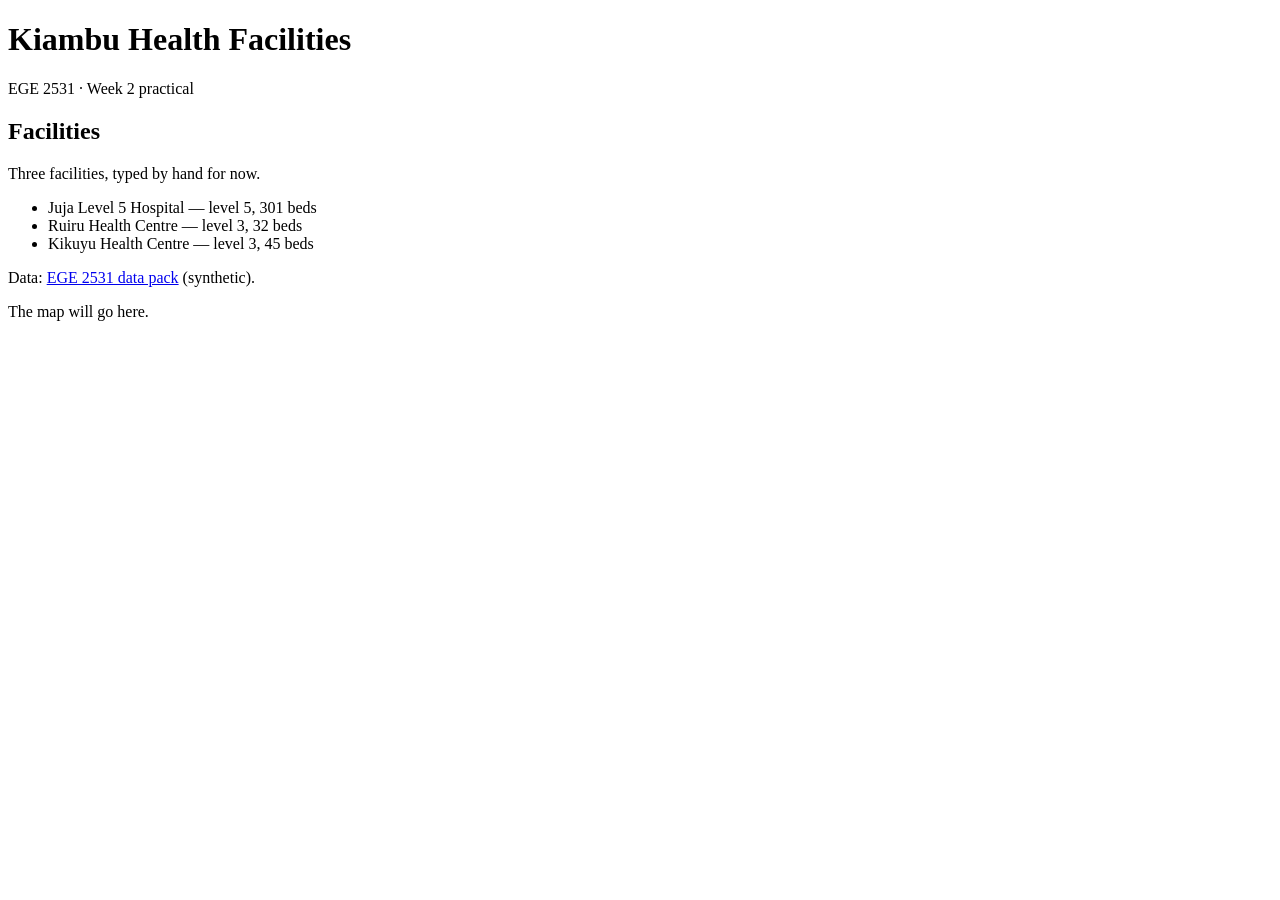
<file: ege2531/week2/checkpoints/step1/index.html>
<!DOCTYPE html>
<html lang="en">
<head>
  <meta charset="utf-8">
  <meta name="viewport" content="width=device-width, initial-scale=1">
  <title>Kiambu Health Facilities</title>
</head>
<body>
  <header class="site-header">
    <h1>Kiambu Health Facilities</h1>
    <p class="subtitle">EGE 2531 · Week 2 practical</p>
  </header>

  <main class="layout">
    <aside class="sidebar">
      <h2>Facilities</h2>
      <p id="status" class="status">Three facilities, typed by hand for now.</p>
      <ul id="facility-list" class="facility-list">
        <li>Juja Level 5 Hospital — level 5, 301 beds</li>
        <li>Ruiru Health Centre — level 3, 32 beds</li>
        <li>Kikuyu Health Centre — level 3, 45 beds</li>
      </ul>
      <p>Data: <a href="https://mbanibenson.github.io/jkuat-geospatial-teaching/">EGE 2531 data pack</a> (synthetic).</p>
    </aside>

    <div id="map" class="map">
      <p>The map will go here.</p>
    </div>
  </main>
</body>
</html>
</file>
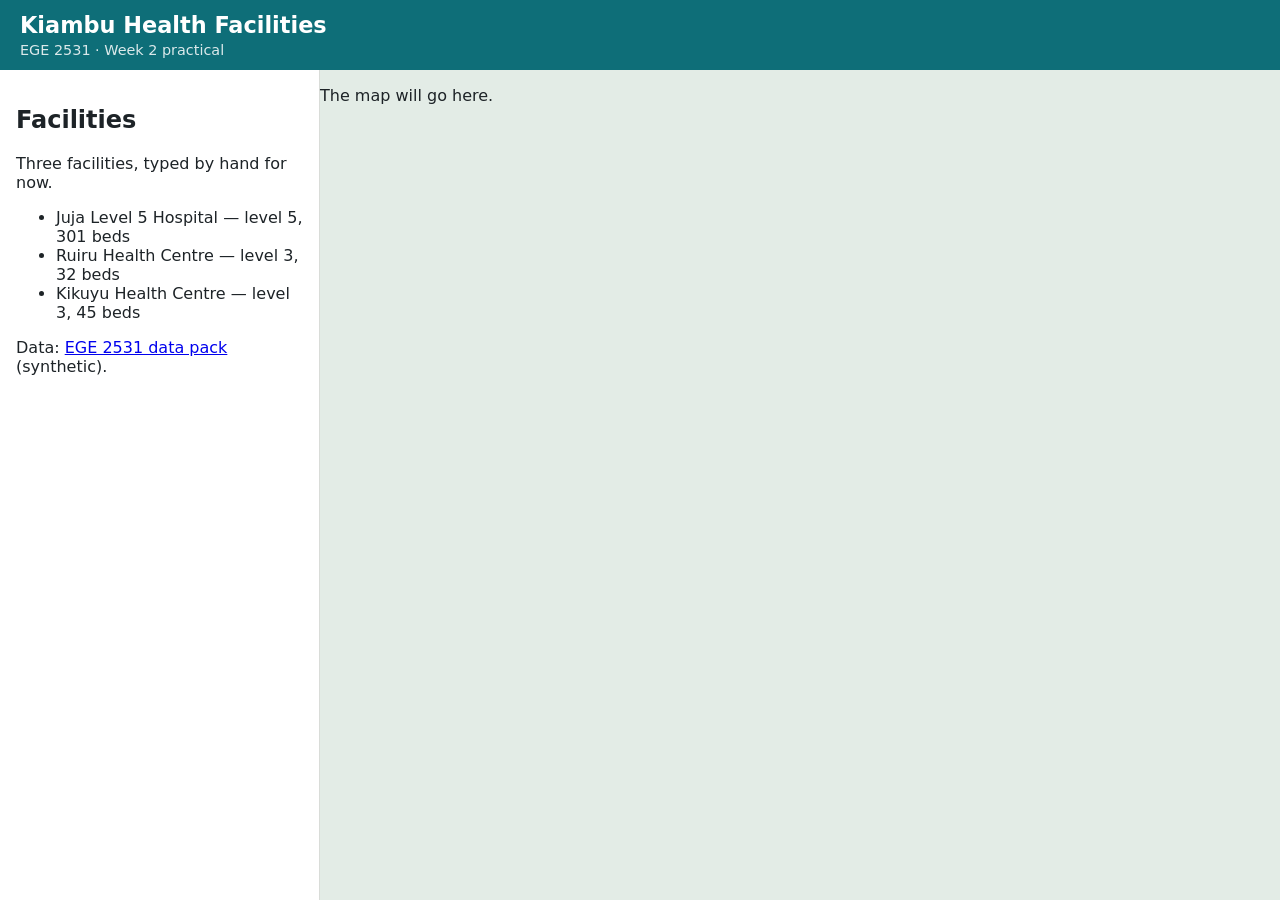
<file: ege2531/week2/checkpoints/step2/index.html>
<!DOCTYPE html>
<html lang="en">
<head>
  <meta charset="utf-8">
  <meta name="viewport" content="width=device-width, initial-scale=1">
  <title>Kiambu Health Facilities</title>
  <link rel="stylesheet" href="style.css">
</head>
<body>
  <header class="site-header">
    <h1>Kiambu Health Facilities</h1>
    <p class="subtitle">EGE 2531 · Week 2 practical</p>
  </header>

  <main class="layout">
    <aside class="sidebar">
      <h2>Facilities</h2>
      <p id="status" class="status">Three facilities, typed by hand for now.</p>
      <ul id="facility-list" class="facility-list">
        <li>Juja Level 5 Hospital — level 5, 301 beds</li>
        <li>Ruiru Health Centre — level 3, 32 beds</li>
        <li>Kikuyu Health Centre — level 3, 45 beds</li>
      </ul>
      <p>Data: <a href="https://mbanibenson.github.io/jkuat-geospatial-teaching/">EGE 2531 data pack</a> (synthetic).</p>
    </aside>

    <div id="map" class="map">
      <p>The map will go here.</p>
    </div>
  </main>
</body>
</html>
</file>
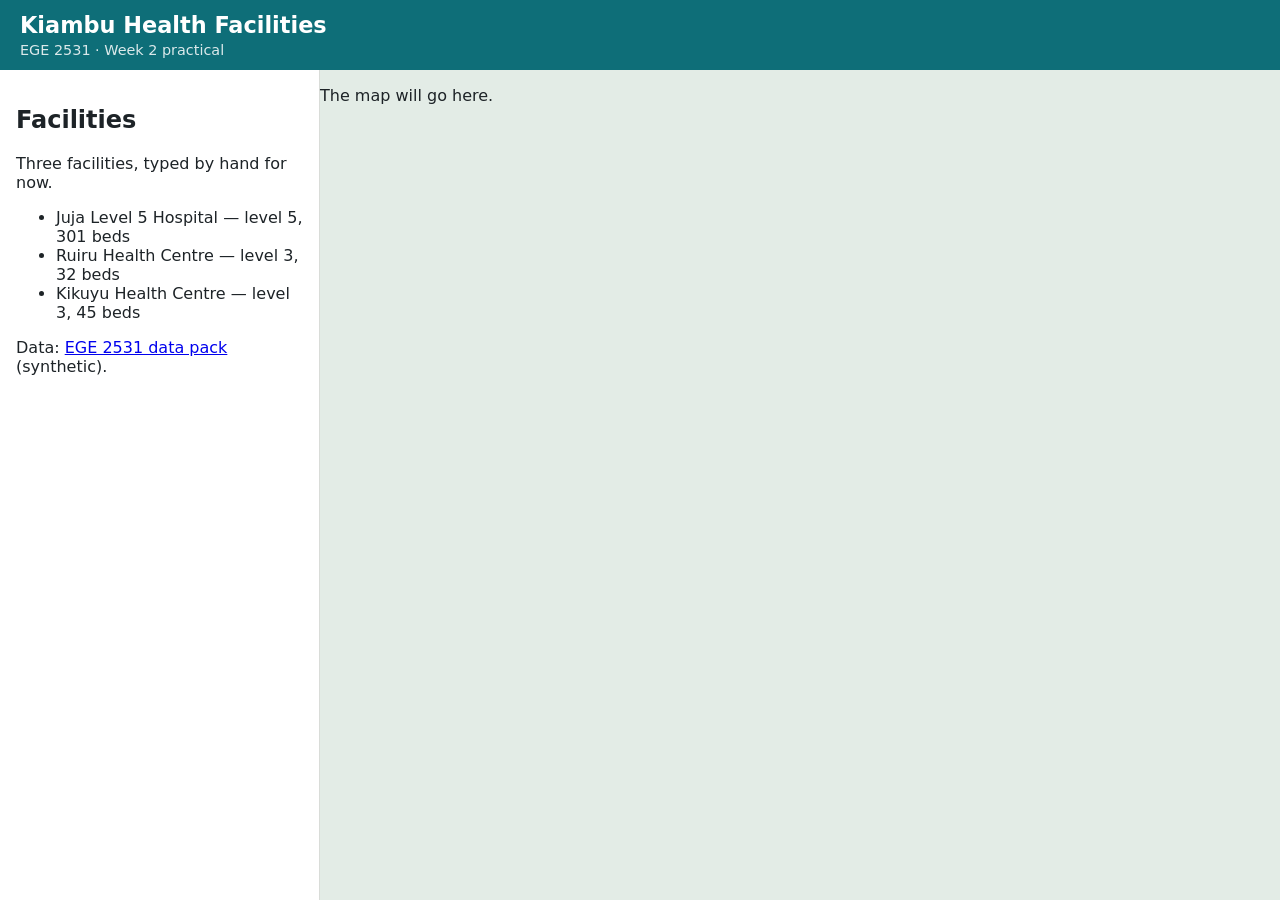
<file: ege2531/week2/checkpoints/step3/index.html>
<!DOCTYPE html>
<html lang="en">
<head>
  <meta charset="utf-8">
  <meta name="viewport" content="width=device-width, initial-scale=1">
  <title>Kiambu Health Facilities</title>
  <link rel="stylesheet" href="style.css">
</head>
<body>
  <header class="site-header">
    <h1>Kiambu Health Facilities</h1>
    <p class="subtitle">EGE 2531 · Week 2 practical</p>
  </header>

  <main class="layout">
    <aside class="sidebar">
      <h2>Facilities</h2>
      <p id="status" class="status">Three facilities, typed by hand for now.</p>
      <ul id="facility-list" class="facility-list">
        <li>Juja Level 5 Hospital — level 5, 301 beds</li>
        <li>Ruiru Health Centre — level 3, 32 beds</li>
        <li>Kikuyu Health Centre — level 3, 45 beds</li>
      </ul>
      <p>Data: <a href="https://mbanibenson.github.io/jkuat-geospatial-teaching/">EGE 2531 data pack</a> (synthetic).</p>
    </aside>

    <div id="map" class="map">
      <p>The map will go here.</p>
    </div>
  </main>

  <script src="app.js"></script>
</body>
</html>
</file>
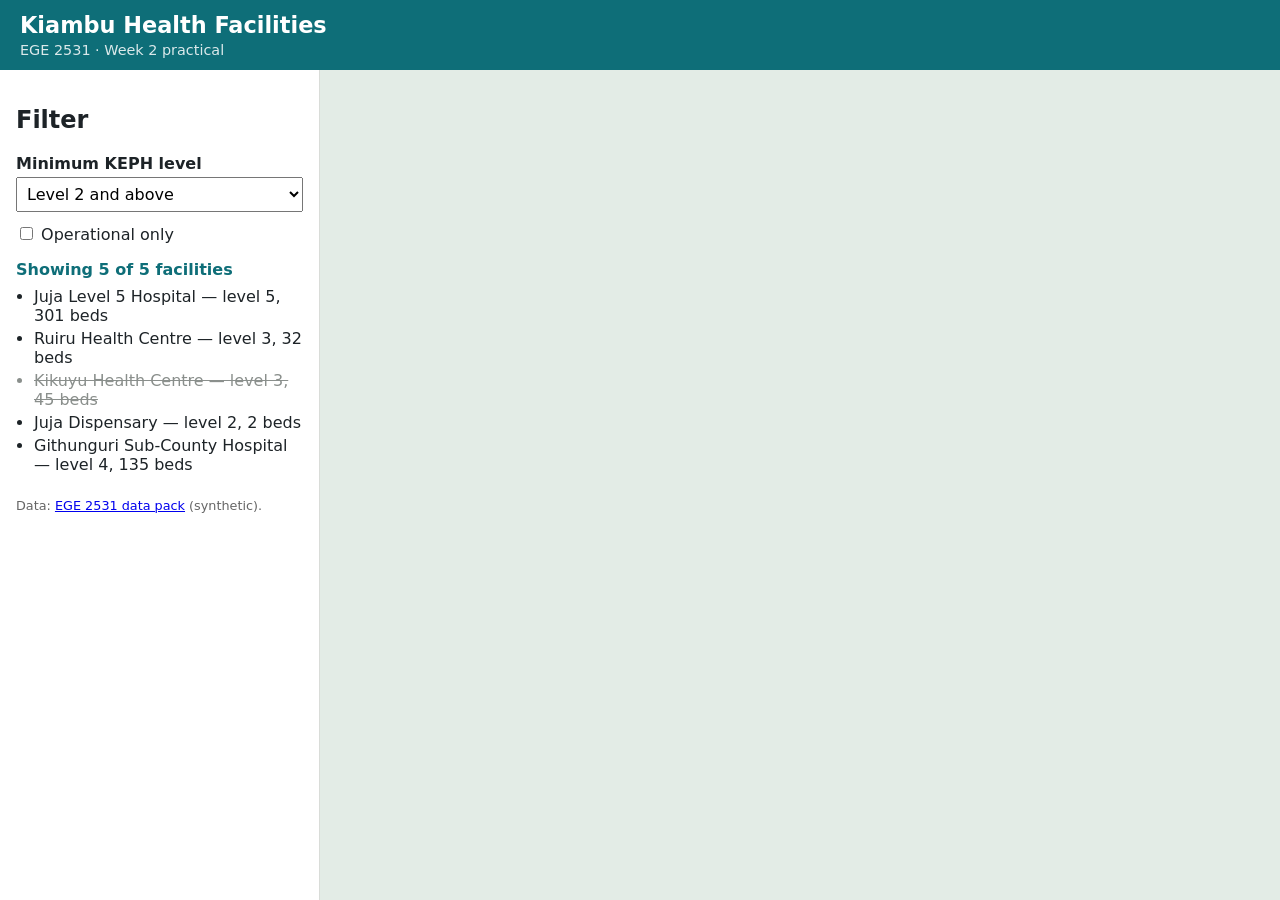
<file: ege2531/week2/checkpoints/step4/index.html>
<!DOCTYPE html>
<html lang="en">
<head>
  <meta charset="utf-8">
  <meta name="viewport" content="width=device-width, initial-scale=1">
  <title>Kiambu Health Facilities</title>
  <link rel="stylesheet" href="style.css">
</head>
<body>
  <header class="site-header">
    <h1>Kiambu Health Facilities</h1>
    <p class="subtitle">EGE 2531 · Week 2 practical</p>
  </header>

  <main class="layout">
    <aside class="sidebar">
      <h2>Filter</h2>

      <label for="level-select">Minimum KEPH level</label>
      <select id="level-select">
        <option value="2">Level 2 and above</option>
        <option value="3">Level 3 and above</option>
        <option value="4">Level 4 and above</option>
        <option value="5">Level 5 only</option>
      </select>

      <label class="check">
        <input type="checkbox" id="operational-only">
        Operational only
      </label>

      <p id="status" class="status">Loading…</p>
      <ul id="facility-list" class="facility-list"></ul>

      <p class="credit">Data: <a href="https://mbanibenson.github.io/jkuat-geospatial-teaching/">EGE 2531 data pack</a> (synthetic).</p>
    </aside>

    <div id="map" class="map"></div>
  </main>

  <script src="app.js"></script>
</body>
</html>
</file>
<file: ege2531/week2/checkpoints/step2/style.css>
/* Kiambu Health Facilities — EGE 2531 week 2 */

/* Colours defined once, used everywhere with var(--name) */
:root {
  --teal: #0E6E78;
  --ink: #1d2327;
  --paper: #f7f7f5;
  --line: #d9dcd8;
}

/* Width and height include padding and border — the sane box model */
* {
  box-sizing: border-box;
}

/* Let the page fill the whole window, with no default gap round the edge */
html,
body {
  height: 100%;
  margin: 0;
}

/* body stacks the header above the main area: a column flexbox */
body {
  display: flex;
  flex-direction: column;
  font-family: system-ui, sans-serif;
  color: var(--ink);
  background: var(--paper);
}

.site-header {
  background: var(--teal);
  color: white;
  padding: 12px 20px;
}

.site-header h1 {
  margin: 0;
  font-size: 1.4rem;
}

.subtitle {
  margin: 4px 0 0;
  font-size: 0.9rem;
  opacity: 0.85;
}

/* main takes all the height left over, and puts sidebar and map side by side */
.layout {
  flex: 1;
  display: flex;
  min-height: 0;
}

.sidebar {
  width: 320px;
  padding: 16px;
  overflow-y: auto;
  background: white;
  border-right: 1px solid var(--line);
}

/* the map takes all the width left over */
#map {
  flex: 1;
  position: relative;
  background: #e3ece6;
}

/* On a phone: sidebar on top, map underneath */
@media (max-width: 700px) {
  .layout {
    flex-direction: column;
  }
  .sidebar {
    width: auto;
    max-height: 40vh;
    border-right: none;
    border-bottom: 1px solid var(--line);
  }
}
</file>
<file: ege2531/week2/checkpoints/step3/style.css>
/* Kiambu Health Facilities — EGE 2531 week 2 */

/* Colours defined once, used everywhere with var(--name) */
:root {
  --teal: #0E6E78;
  --ink: #1d2327;
  --paper: #f7f7f5;
  --line: #d9dcd8;
}

/* Width and height include padding and border — the sane box model */
* {
  box-sizing: border-box;
}

/* Let the page fill the whole window, with no default gap round the edge */
html,
body {
  height: 100%;
  margin: 0;
}

/* body stacks the header above the main area: a column flexbox */
body {
  display: flex;
  flex-direction: column;
  font-family: system-ui, sans-serif;
  color: var(--ink);
  background: var(--paper);
}

.site-header {
  background: var(--teal);
  color: white;
  padding: 12px 20px;
}

.site-header h1 {
  margin: 0;
  font-size: 1.4rem;
}

.subtitle {
  margin: 4px 0 0;
  font-size: 0.9rem;
  opacity: 0.85;
}

/* main takes all the height left over, and puts sidebar and map side by side */
.layout {
  flex: 1;
  display: flex;
  min-height: 0;
}

.sidebar {
  width: 320px;
  padding: 16px;
  overflow-y: auto;
  background: white;
  border-right: 1px solid var(--line);
}

/* the map takes all the width left over */
#map {
  flex: 1;
  position: relative;
  background: #e3ece6;
}

/* On a phone: sidebar on top, map underneath */
@media (max-width: 700px) {
  .layout {
    flex-direction: column;
  }
  .sidebar {
    width: auto;
    max-height: 40vh;
    border-right: none;
    border-bottom: 1px solid var(--line);
  }
}
</file>
<file: ege2531/week2/checkpoints/step4/style.css>
/* Kiambu Health Facilities — EGE 2531 week 2 */

/* Colours defined once, used everywhere with var(--name) */
:root {
  --teal: #0E6E78;
  --ink: #1d2327;
  --paper: #f7f7f5;
  --line: #d9dcd8;
}

/* Width and height include padding and border — the sane box model */
* {
  box-sizing: border-box;
}

/* Let the page fill the whole window, with no default gap round the edge */
html,
body {
  height: 100%;
  margin: 0;
}

/* body stacks the header above the main area: a column flexbox */
body {
  display: flex;
  flex-direction: column;
  font-family: system-ui, sans-serif;
  color: var(--ink);
  background: var(--paper);
}

.site-header {
  background: var(--teal);
  color: white;
  padding: 12px 20px;
}

.site-header h1 {
  margin: 0;
  font-size: 1.4rem;
}

.subtitle {
  margin: 4px 0 0;
  font-size: 0.9rem;
  opacity: 0.85;
}

/* main takes all the height left over, and puts sidebar and map side by side */
.layout {
  flex: 1;
  display: flex;
  min-height: 0;
}

.sidebar {
  width: 320px;
  padding: 16px;
  overflow-y: auto;
  background: white;
  border-right: 1px solid var(--line);
}

/* the map takes all the width left over */
#map {
  flex: 1;
  position: relative;
  background: #e3ece6;
}

/* On a phone: sidebar on top, map underneath */
@media (max-width: 700px) {
  .layout {
    flex-direction: column;
  }
  .sidebar {
    width: auto;
    max-height: 40vh;
    border-right: none;
    border-bottom: 1px solid var(--line);
  }
}

/* ---- Step 4: form controls and the list ---- */

.sidebar label {
  display: block;
  margin: 12px 0 4px;
  font-weight: 600;
}

.sidebar label.check {
  font-weight: normal;
}

.sidebar select {
  width: 100%;
  padding: 6px;
  font: inherit;
}

.status {
  margin: 16px 0 8px;
  font-weight: 600;
  color: var(--teal);
}

.status.error {
  color: #b3261e;
}

.facility-list {
  padding-left: 18px;
  margin: 0;
}

.facility-list li {
  margin-bottom: 4px;
}

/* A class added by JavaScript: facilities that are not operational */
.facility-list li.closed {
  color: #8a8f8c;
  text-decoration: line-through;
}

.credit {
  margin-top: 24px;
  font-size: 0.8rem;
  color: #666;
}
</file>
